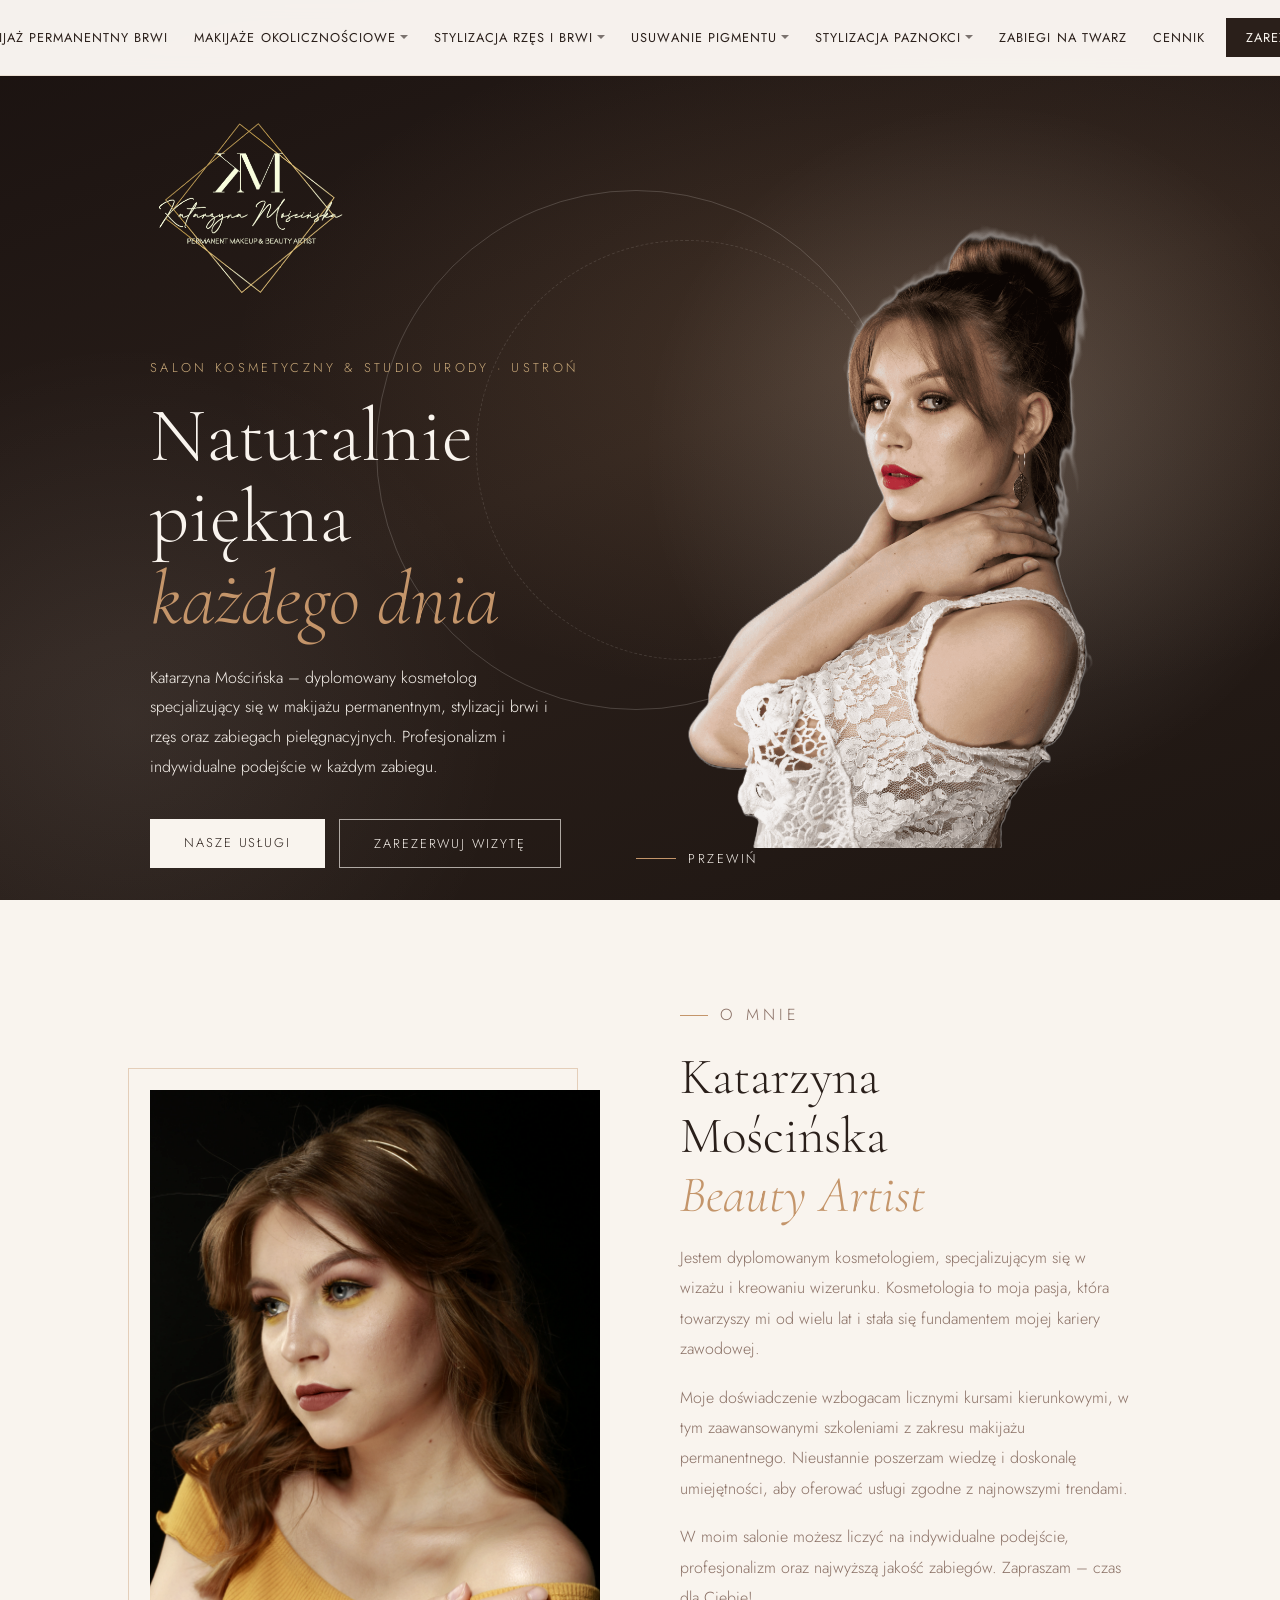
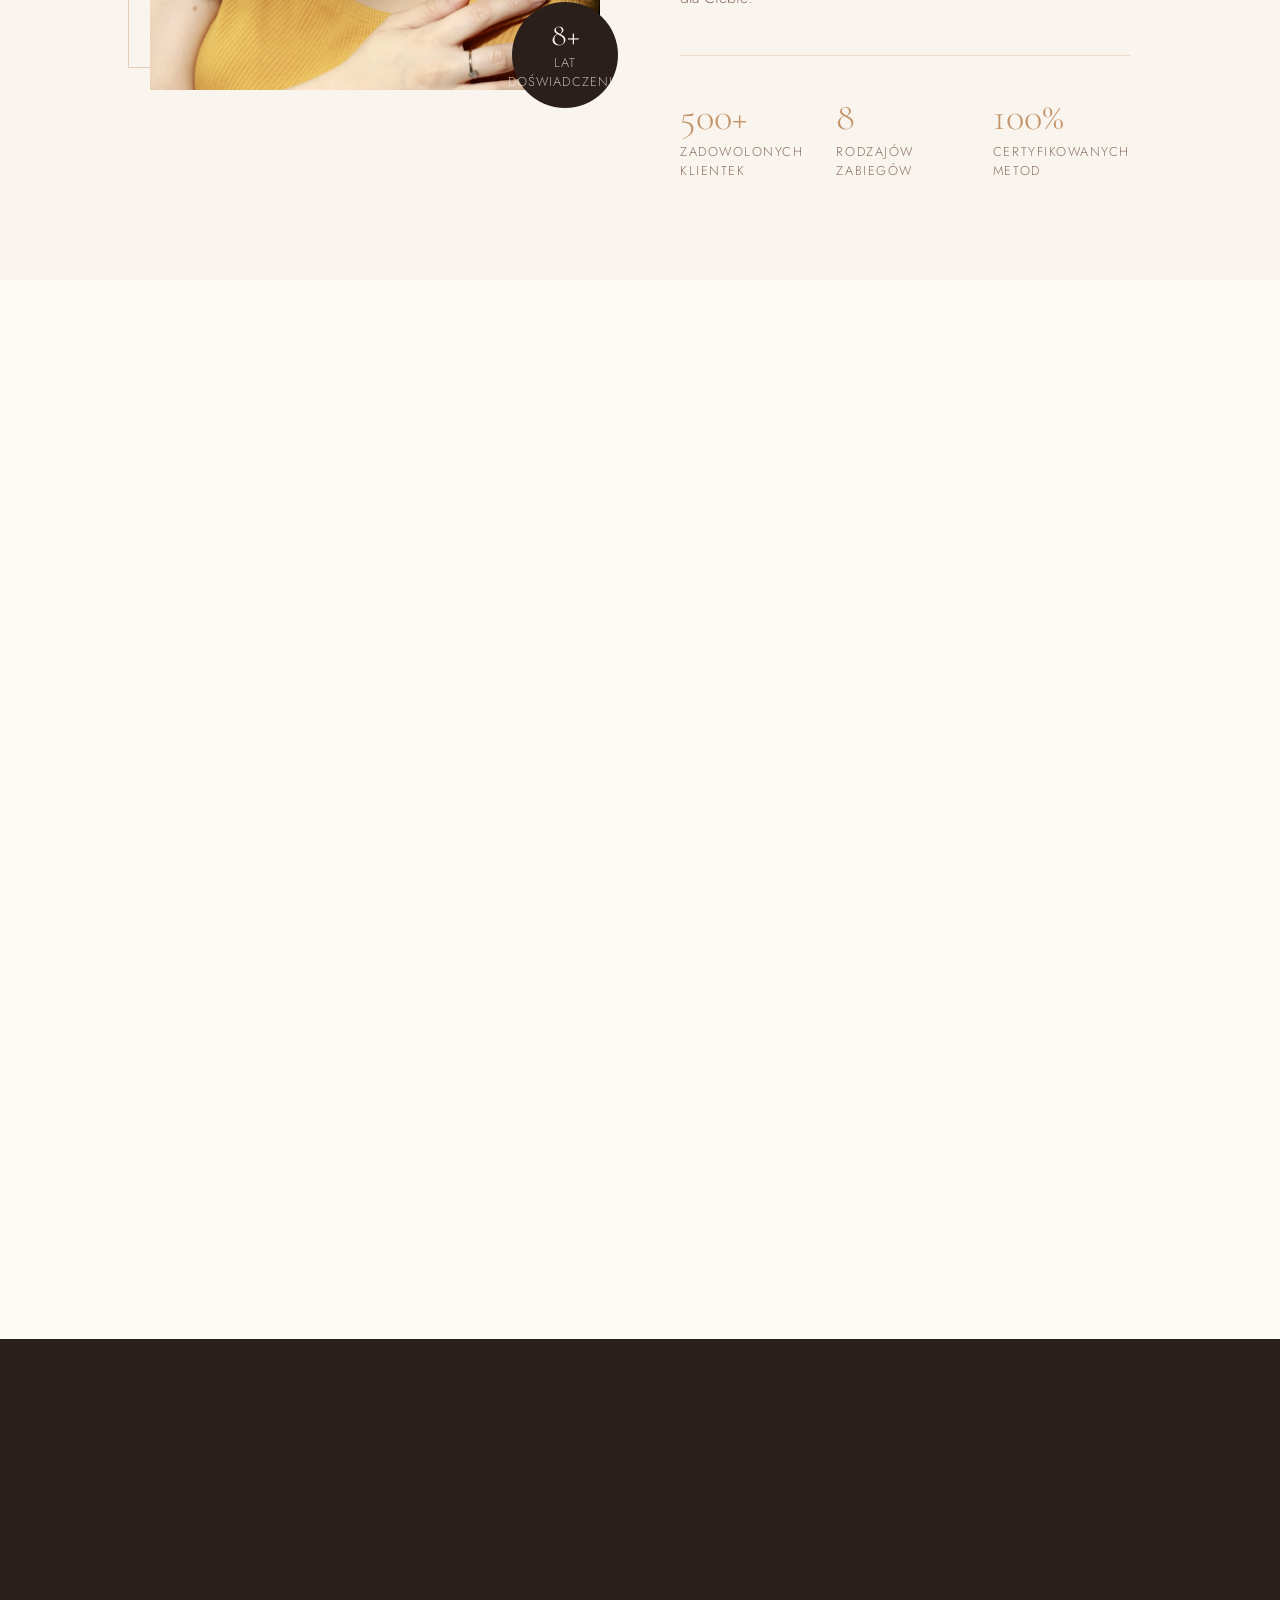
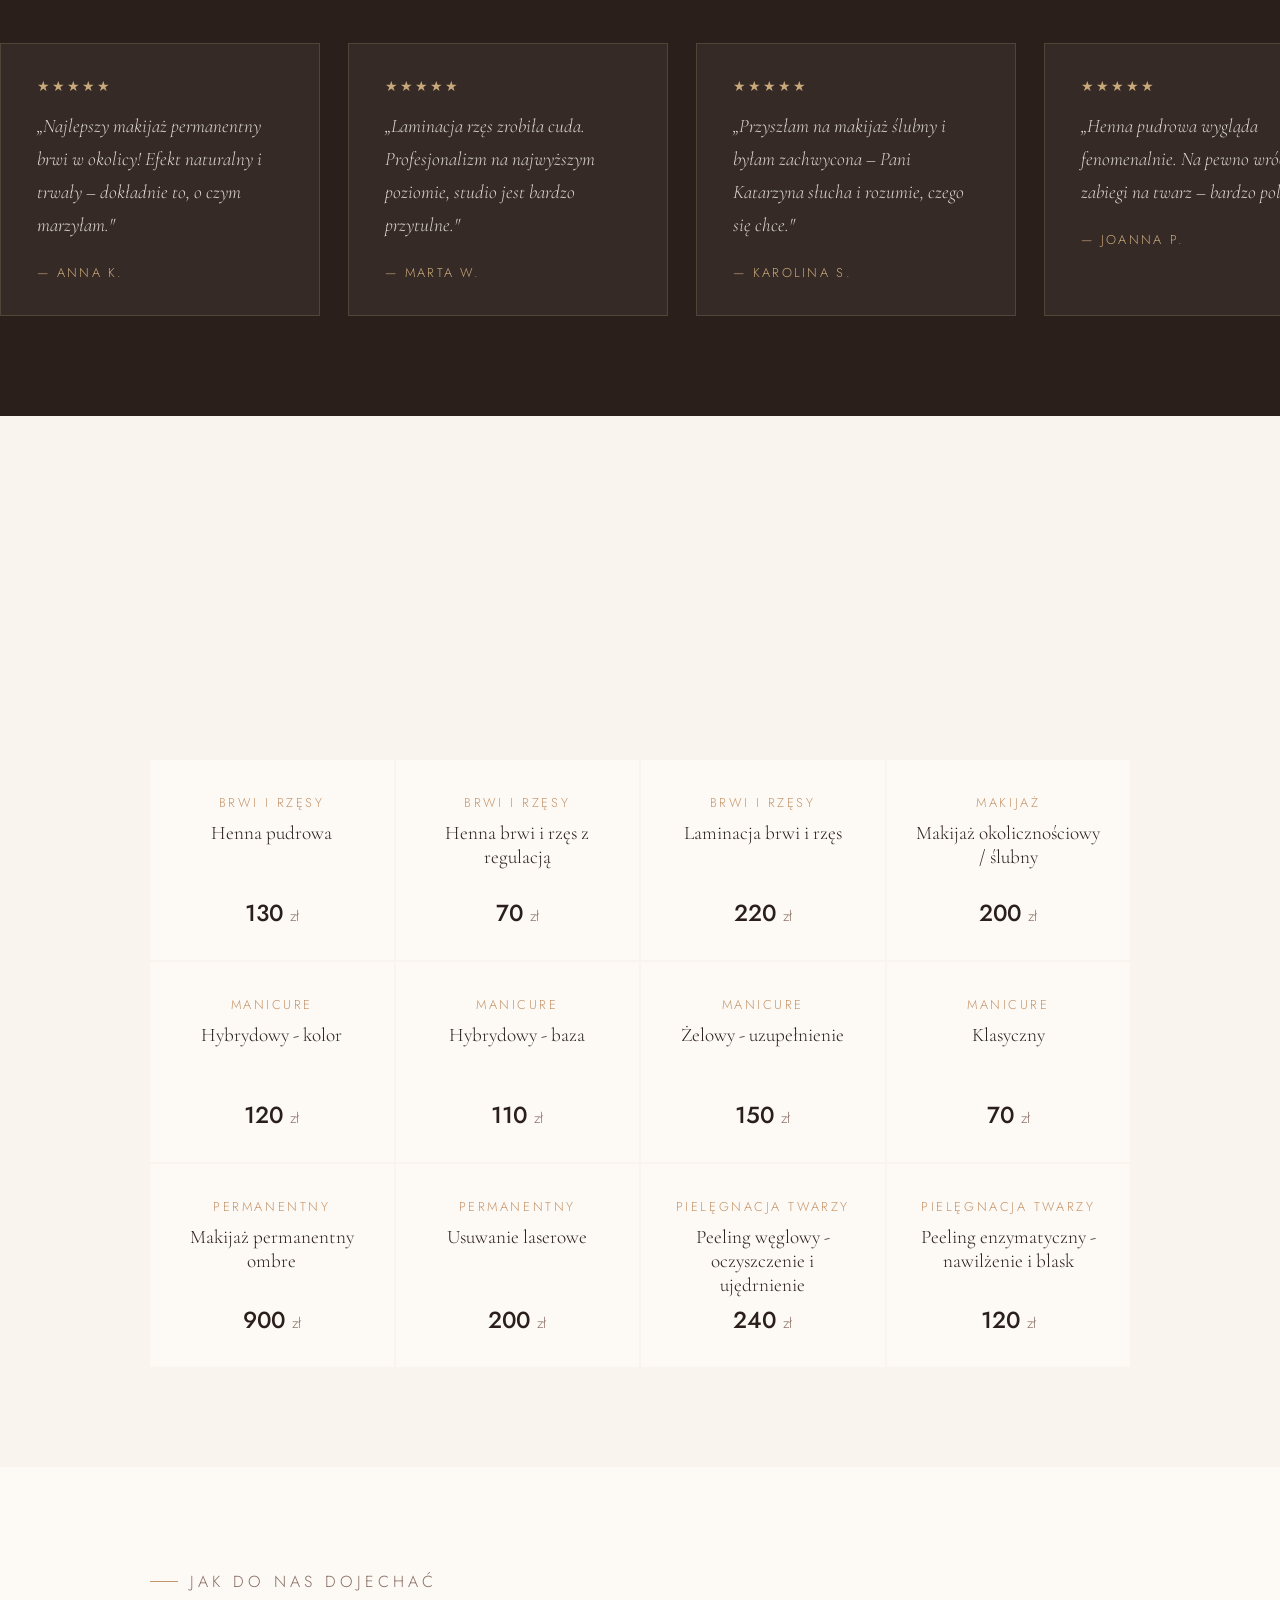
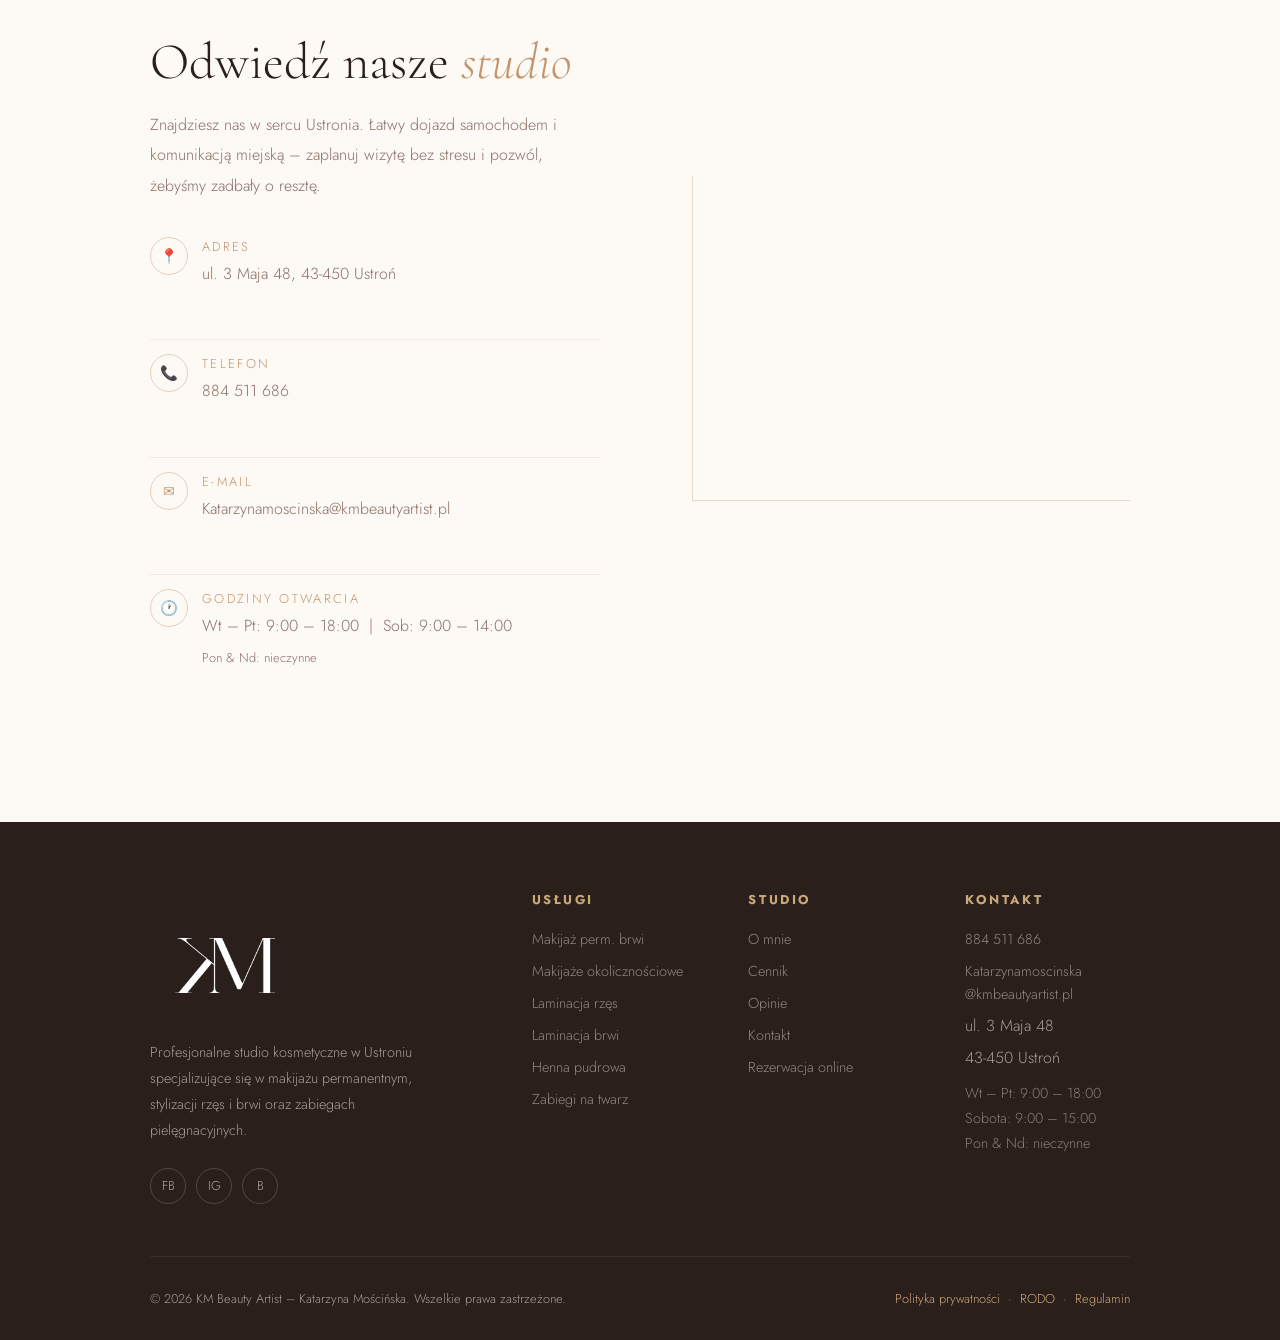
<file: index.html>
<!DOCTYPE html>
<html lang="pl">
<head>
  <meta charset="UTF-8" />
  <meta name="viewport" content="width=device-width, initial-scale=1.0" />
  <meta name="description" content="KM Beauty Artist – makijaż permanentny, stylizacja brwi i rzęs, henna, zabiegi na twarz. Ustroń, ul. 3 Maja 48." />
  <title>KM Beauty Artist – Katarzyna Mościńska</title>

  <!-- Favicon -->
  <link rel="icon" type="image/png" href="img/kmczarny.png" />
  <link rel="apple-touch-icon" href="img/kmczarny.png" />

  <!-- Fonty -->
  <link rel="preconnect" href="https://fonts.googleapis.com" />
  <link
    href="https://fonts.googleapis.com/css2?family=Cormorant+Garamond:ital,wght@0,300;0,400;0,600;1,300;1,400&family=Jost:wght@200;300;400;500&display=swap"
    rel="stylesheet"
  />

  <!-- Style -->
  <link rel="stylesheet" href="style.css" />
</head>

<body>

<!-- ============================================================
     NAWIGACJA
     ============================================================ -->
<nav>
  <div class="nav-inner">

    <!-- Logo -->
    <a href="index.html" class="nav-logo">
      <img src="img/kmczarnytransparent.png" alt="KM Beauty Artist" />
    </a>

    <!-- Desktop menu -->
    <ul class="nav-links">
      <li>
        <a href="makijaz-permanentny-brwi/makijaz-permanentny-brwi.html">Makijaż permanentny brwi</a>
      </li>
      <li>
        <a href="#">
          Makijaże okolicznościowe
          <span class="nav-caret"></span>
        </a>
        <ul class="dropdown">
          <li><a href="makijaz-slubny.html">Makijaż ślubny</a></li>
          <li><a href="makijaz-wieczorowy.html">Makijaż wieczorowy</a></li>
          <li><a href="makijaz-dzienny.html">Makijaż dzienny</a></li>
          <li><a href="makijaz-sesja.html">Makijaż do sesji<br> zdjęciowej</a></li>
        </ul>
      </li>

      <li>
        <a href="#">
          Stylizacja rzęs i brwi
          <span class="nav-caret"></span>
        </a>
        <ul class="dropdown">
          <li><a href="lifting-rzes.html">Lifting rzęs</a></li>
          <li><a href="laminacja-brwi.html">Laminacja brwi</a></li>
          <li><a href="koloryzacja-brwi.html">Koloryzacja brwi</a></li>
        </ul>
      </li>

      <li>
        <a href="#">
          Usuwanie pigmentu
          <span class="nav-caret"></span>
        </a>
        <ul class="dropdown">
          <li><a href="makijaz-permanentny.html">Makijaż permanentny</a></li>
          <li><a href="tatuaz.html">Tatuaż</a></li>
        </ul>
      </li>

      <li>
        <a href="#">
          Stylizacja paznokci
          <span class="nav-caret"></span>
        </a>
        <ul class="dropdown">
          <li><a href="manicure-hybrydowy.html">Hybrydowa</a></li>
          <li><a href="manicure-zelowy.html">Żelowa</a></li>
        </ul>
      </li>
      <li><a href="zabiegi-na-twarz.html">Zabiegi na twarz</a></li>
      <li><a href="#cennik">Cennik</a></li>

      <li>
        <a
          href="https://booksy.com/pl-pl/dl/show-business/277077"
          target="_blank" rel="noopener"
          class="nav-cta"
        >Zarezerwuj termin</a>
      </li>
    </ul>

    <!-- Hamburger (widoczny tylko mobile) -->
    <button
      id="hamburger"
      class="nav-hamburger"
      aria-label="Otwórz menu"
      aria-expanded="false"
      aria-controls="nav-mobile"
    >
      <span></span>
      <span></span>
      <span></span>
    </button>

  </div>
</nav>

<!-- Mobile drawer -->
<div id="nav-mobile" class="nav-mobile" role="dialog" aria-label="Menu nawigacyjne">
  <ul>
    <li>
      <a href="makijaz-permanentny-brwi.html">Makijaż permanentny brwi</a>
    </li>
    <li>
      <a href="#" class="mobile-parent">
        Makijaże okolicznościowe
        <span class="toggle-icon">&#8964;</span>
      </a>
      <ul class="mobile-sub">
        <li><a href="makijaz-slubny.html">Makijaż ślubny</a></li>
        <li><a href="makijaz-wieczorowy.html">Makijaż wieczorowy</a></li>
        <li><a href="makijaz-dzienny.html">Makijaż dzienny</a></li>
        <li><a href="makijaz-sesja.html">Makijaż do sesji zdjęciowej</a></li>
      </ul>
    </li>

    <!-- Stylizacja rzęs i brwi -->
    <li>
      <a href="#" class="mobile-parent">
        Stylizacja rzęs i brwi
        <span class="toggle-icon">&#8964;</span>
      </a>
      <ul class="mobile-sub">
        <li><a href="lifting-rzes.html">Lifting rzęs</a></li>
        <li><a href="laminacja-brwi.html">Laminacja brwi</a></li>
        <li><a href="koloryzacja-brwi.html">Koloryzacja brwi</a></li>
      </ul>
    </li>

    <!-- Usuwanie pigmentu -->
    <li>
      <a href="#" class="mobile-parent">
        Usuwanie pigmentu
        <span class="toggle-icon">&#8964;</span>
      </a>
      <ul class="mobile-sub">
        <li><a href="makijaz-permanentny.html">Makijaż permanentny</a></li>
        <li><a href="tatuas.html">Tatuaż</a></li>
      </ul>
    </li>

    <!-- Stylizacja paznokci -->
    <li>
      <a href="#" class="mobile-parent">
        Stylizacja paznokci
        <span class="toggle-icon">&#8964;</span>
      </a>
      <ul class="mobile-sub">
        <li><a href="manicure-hybrydowy.html">Hybrydowa</a></li>
        <li><a href="manicure-zelowy.html">Żelowa</a></li>
      </ul>
    </li>

    <li><a href="zabiegi-na-twarz.html">Zabiegi na twarz</a></li>
    <li><a href="#cennik">Cennik</a></li>

    <li>
      <a
        href="https://booksy.com/pl-pl/dl/show-business/277077"
        target="_blank" rel="noopener"
        class="mobile-cta"
      >Zarezerwuj termin</a>
    </li>
  </ul>
</div>


<!-- ============================================================
     HERO
     ============================================================ -->
<section id="hero">
  <div class="hero-bg"></div>
  <div class="hero-glow"></div>
  <div class="hero-ring hero-ring-1"></div>
  <div class="hero-ring hero-ring-2"></div>

  <div class="inner" style="position:relative; z-index:2; width:100%;">
    <div class="hero-layout">

      <!-- LEWA: tekst -->
      <div class="hero-content">

        <!-- Logo nad eyebrow -->
        <div class="hero-logo">
          <img src="/img/logo-biale-napisy.png" alt="KM Beauty Artist" />
        </div>

        <p class="hero-eyebrow">Salon Kosmetyczny &amp; Studio Urody · Ustroń</p>

        <h1 class="hero-title">
          Naturalnie piękna<br>
          <em>każdego dnia</em>
        </h1>

        <p class="hero-desc">
          Katarzyna Mościńska – dyplomowany kosmetolog specjalizujący się
          w makijażu permanentnym, stylizacji brwi i rzęs oraz zabiegach
          pielęgnacyjnych. Profesjonalizm i indywidualne podejście w każdym zabiegu.
        </p>

        <div class="hero-btns">
          <a href="#uslugi" class="btn-primary"><span>Nasze usługi</span></a>
          <a
            href="https://booksy.com/pl-pl/dl/show-business/277077"
            target="_blank" rel="noopener"
            class="btn-outline"
          >Zarezerwuj wizytę</a>
        </div>

      </div><!-- /hero-content -->

      <!-- PRAWA: zdjęcie z gradientem -->
      <div class="hero-photo-wrap">
        <img
          src="/img/welcome.png"
          alt="Katarzyna Mościńska – KM Beauty Artist"
          class="hero-photo"
        />
        <div class="hero-photo-fade"></div>
        <div class="hero-photo-fade-side"></div>
      </div>

    </div><!-- /hero-layout -->
  </div>

  <!-- Scroll hint -->
  <div class="inner hero-scroll">
    <span class="hero-scroll-line"></span>
    Przewiń
  </div>
</section>


<!-- ============================================================
     O MNIE
     ============================================================ -->
<section id="about">
  <div class="inner">
    <div class="about-grid">

      <div class="about-img-wrap reveal">
        <div class="about-img-frame"></div>
        <img
          src="/img/descriptionMe.JPG"
          alt="Katarzyna Mościńska – kosmetolog"
          class="about-img"
        />
        <div class="about-badge">
          <strong>8+</strong>
          <span>lat doświadczenia</span>
        </div>
      </div>

      <div class="about-text reveal">
        <p class="section-tag">O mnie</p>
        <h2 class="section-title">
          Katarzyna<br>Mościńska<br>
          <em>Beauty Artist</em>
        </h2>
        <p>
          Jestem dyplomowanym kosmetologiem, specjalizującym się w wizażu
          i kreowaniu wizerunku. Kosmetologia to moja pasja, która towarzyszy
          mi od wielu lat i stała się fundamentem mojej kariery zawodowej.
        </p>
        <p>
          Moje doświadczenie wzbogacam licznymi kursami kierunkowymi,
          w tym zaawansowanymi szkoleniami z zakresu makijażu permanentnego.
          Nieustannie poszerzam wiedzę i doskonalę umiejętności, aby oferować
          usługi zgodne z najnowszymi trendami.
        </p>
        <p>
          W moim salonie możesz liczyć na indywidualne podejście,
          profesjonalizm oraz najwyższą jakość zabiegów. Zapraszam – czas dla Ciebie!
        </p>

        <div class="about-stats">
          <div>
            <strong class="stat-num">500+</strong>
            <span class="stat-label">zadowolonych klientek</span>
          </div>
          <div>
            <strong class="stat-num">8</strong>
            <span class="stat-label">rodzajów zabiegów</span>
          </div>
          <div>
            <strong class="stat-num">100%</strong>
            <span class="stat-label">certyfikowanych metod</span>
          </div>
        </div>
      </div>

    </div>
  </div>
</section>


<!-- ============================================================
     USŁUGI – KAFELKI
     ============================================================ -->
<section id="uslugi">
  <div class="inner">

    <div class="services-header reveal">
      <p class="section-tag center">Usługi</p>
      <h2 class="section-title">Nasze <em>specjalizacje</em></h2>
      <p class="section-desc">
        Profesjonalne zabiegi wykonywane z precyzją i pasją.
        Kliknij, aby dowiedzieć się więcej.
      </p>
    </div>

    <div class="services-grid reveal">

      <a href="makijaz-permanentny-brwi.html" class="tile tile-1">
        <div class="tile-placeholder"></div>
        <div class="tile-overlay"></div>
        <div class="tile-content">
          <!-- <span class="tile-num">01</span> -->
          <span class="tile-name">Makijaż permanentny brwi</span>
          <span class="tile-arrow">Dowiedz się więcej →</span>
        </div>
      </a>

      <a href="makijaze-okolicznosciowe.html" class="tile tile-2">
        <div class="tile-placeholder"></div>
        <div class="tile-overlay"></div>
        <div class="tile-content">
          <!-- <span class="tile-num">02</span> -->
          <span class="tile-name">Makijaże okolicznościowe</span>
          <span class="tile-arrow">Dowiedz się więcej →</span>
        </div>
      </a>

      <a href="laminacja-rzes.html" class="tile tile-3">
        <div class="tile-placeholder"></div>
        <div class="tile-overlay"></div>
        <div class="tile-content">
          <!-- <span class="tile-num">03</span> -->
          <span class="tile-name">Laminacja rzęs</span>
          <span class="tile-arrow">Dowiedz się więcej →</span>
        </div>
      </a>

      <a href="laminacja-brwi.html" class="tile tile-4">
        <div class="tile-placeholder"></div>
        <div class="tile-overlay"></div>
        <div class="tile-content">
          <!-- <span class="tile-num">04</span> -->
          <span class="tile-name">Laminacja brwi</span>
          <span class="tile-arrow">Dowiedz się więcej →</span>
        </div>
      </a>

      <a href="henna.html" class="tile tile-5">
        <div class="tile-placeholder"></div>
        <div class="tile-overlay"></div>
        <div class="tile-content">
          <!-- <span class="tile-num">05</span> -->
          <span class="tile-name">Henna pudrowa</span>
          <span class="tile-arrow">Dowiedz się więcej →</span>
        </div>
      </a>

      <a href="makijaz-permanentny.html" class="tile tile-6">
        <div class="tile-placeholder"></div>
        <div class="tile-overlay"></div>
        <div class="tile-content">
          <!-- <span class="tile-num">06</span> -->
          <span class="tile-name">Makijaż permanentny</span>
          <span class="tile-arrow">Dowiedz się więcej →</span>
        </div>
      </a>

      <a href="tatuas.html" class="tile tile-7">
        <div class="tile-placeholder"></div>
        <div class="tile-overlay"></div>
        <div class="tile-content">
          <!-- <span class="tile-num">07</span> -->
          <span class="tile-name">Tatuaż</span>
          <span class="tile-arrow">Dowiedz się więcej →</span>
        </div>
      </a>

      <a href="zabiegi-na-twarz.html" class="tile tile-8">
        <div class="tile-placeholder"></div>
        <div class="tile-overlay"></div>
        <div class="tile-content">
          <!-- <span class="tile-num">08</span> -->
          <span class="tile-name">Zabiegi na twarz</span>
          <span class="tile-arrow">Dowiedz się więcej →</span>
        </div>
      </a>

    </div>
  </div>
</section>


<!-- ============================================================
     OPINIE
     ============================================================ -->
<section id="opinie">
  <div class="inner section-header reveal">
    <p class="section-tag">Opinie klientek</p>
    <h2 class="section-title">Co mówią o nas<br><em>nasze klientki</em></h2>
  </div>

  <div style="overflow:hidden; margin-top:54px;">
    <div class="reviews-track">
      <div class="review-card">
        <div class="review-stars">★★★★★</div>
        <p class="review-text">„Najlepszy makijaż permanentny brwi w okolicy! Efekt naturalny i trwały – dokładnie to, o czym marzyłam."</p>
        <span class="review-author">— Anna K.</span>
      </div>
      <div class="review-card">
        <div class="review-stars">★★★★★</div>
        <p class="review-text">„Laminacja rzęs zrobiła cuda. Profesjonalizm na najwyższym poziomie, studio jest bardzo przytulne."</p>
        <span class="review-author">— Marta W.</span>
      </div>
      <div class="review-card">
        <div class="review-stars">★★★★★</div>
        <p class="review-text">„Przyszłam na makijaż ślubny i byłam zachwycona – Pani Katarzyna słucha i rozumie, czego się chce."</p>
        <span class="review-author">— Karolina S.</span>
      </div>
      <div class="review-card">
        <div class="review-stars">★★★★★</div>
        <p class="review-text">„Henna pudrowa wygląda fenomenalnie. Na pewno wrócę na zabiegi na twarz – bardzo polecam!"</p>
        <span class="review-author">— Joanna P.</span>
      </div>
      <div class="review-card">
        <div class="review-stars">★★★★★</div>
        <p class="review-text">„Makijaż permanentny – efekt powyżej oczekiwań. Dyskretnie, profesjonalnie, z ogromną dbałością o detal."</p>
        <span class="review-author">— Natalia R.</span>
      </div>
      <!-- duplikat dla pętli -->
      <div class="review-card">
        <div class="review-stars">★★★★★</div>
        <p class="review-text">„Najlepszy makijaż permanentny brwi w okolicy! Efekt naturalny i trwały – dokładnie to, o czym marzyłam."</p>
        <span class="review-author">— Anna K.</span>
      </div>
      <div class="review-card">
        <div class="review-stars">★★★★★</div>
        <p class="review-text">„Laminacja rzęs zrobiła cuda. Profesjonalizm na najwyższym poziomie, studio jest bardzo przytulne."</p>
        <span class="review-author">— Marta W.</span>
      </div>
      <div class="review-card">
        <div class="review-stars">★★★★★</div>
        <p class="review-text">„Przyszłam na makijaż ślubny i byłam zachwycona – Pani Katarzyna słucha i rozumie, czego się chce."</p>
        <span class="review-author">— Karolina S.</span>
      </div>
      <div class="review-card">
        <div class="review-stars">★★★★★</div>
        <p class="review-text">„Henna pudrowa wygląda fenomenalnie. Na pewno wrócę na zabiegi na twarz – bardzo polecam!"</p>
        <span class="review-author">— Joanna P.</span>
      </div>
      <div class="review-card">
        <div class="review-stars">★★★★★</div>
        <p class="review-text">„Makijaż permanentny – efekt powyżej oczekiwań. Dyskretnie, profesjonalnie, z ogromną dbałością o detal."</p>
        <span class="review-author">— Natalia R.</span>
      </div>
    </div>
  </div>
</section>


<!-- ============================================================
     CENNIK
     ============================================================ -->
<section id="cennik">
  <div class="inner">

    <div class="cennik-header reveal">
      <p class="section-tag center">Cennik</p>
      <h2 class="section-title">Przejrzyste <em>ceny</em></h2>
      <p>Wszystkie ceny są orientacyjne i zależą od indywidualnych potrzeb.</p>
    </div>

    <div class="cennik-grid reveal">

      <!-- BRWI I RZĘSY -->
      <div class="cennik-item">
        <span class="cennik-cat">Brwi i rzęsy</span>
        <span class="cennik-service">Henna pudrowa</span>
        <p class="cennik-price">130 <span>zł</span></p>
      </div>

      <div class="cennik-item">
        <span class="cennik-cat">Brwi i rzęsy</span>
        <span class="cennik-service">Henna brwi i rzęs z regulacją</span>
        <p class="cennik-price">70 <span>zł</span></p>
      </div>

      <div class="cennik-item">
        <span class="cennik-cat">Brwi i rzęsy</span>
        <span class="cennik-service">Laminacja brwi i rzęs</span>
        <p class="cennik-price">220 <span>zł</span></p>
      </div>

      <!-- MAKIJAŻ -->
      <div class="cennik-item">
        <span class="cennik-cat">Makijaż</span>
        <span class="cennik-service">Makijaż okolicznościowy / ślubny</span>
        <p class="cennik-price">200 <span>zł</span></p>
      </div>

      <!-- MANICURE -->
      <div class="cennik-item">
        <span class="cennik-cat">Manicure</span>
        <span class="cennik-service">Hybrydowy - kolor</span>
        <p class="cennik-price">120 <span>zł</span></p>
      </div>

      <div class="cennik-item">
        <span class="cennik-cat">Manicure</span>
        <span class="cennik-service">Hybrydowy - baza</span>
        <p class="cennik-price">110 <span>zł</span></p>
      </div>

      <div class="cennik-item">
        <span class="cennik-cat">Manicure</span>
        <span class="cennik-service">Żelowy - uzupełnienie</span>
        <p class="cennik-price">150 <span>zł</span></p>
      </div>

      <div class="cennik-item">
        <span class="cennik-cat">Manicure</span>
        <span class="cennik-service">Klasyczny</span>
        <p class="cennik-price">70 <span>zł</span></p>
      </div>

      <!-- MAKIJAŻ PERMANENTNY -->
      <div class="cennik-item">
        <span class="cennik-cat">Permanentny</span>
        <span class="cennik-service">Makijaż permanentny ombre</span>
        <p class="cennik-price">900 <span>zł</span></p>
      </div>

      <div class="cennik-item">
        <span class="cennik-cat">Permanentny</span>
        <span class="cennik-service">Usuwanie laserowe</span>
        <p class="cennik-price">200 <span>zł</span></p>
      </div>

      <!-- PIELĘGNACJA TWARZY -->
      <div class="cennik-item">
        <span class="cennik-cat">Pielęgnacja twarzy</span>
        <span class="cennik-service">Peeling węglowy - oczyszczenie i ujędrnienie</span>
        <p class="cennik-price">240 <span>zł</span></p>
      </div>

      <div class="cennik-item">
        <span class="cennik-cat">Pielęgnacja twarzy</span>
        <span class="cennik-service">Peeling enzymatyczny - nawilżenie i blask</span>
        <p class="cennik-price">120 <span>zł</span></p>
      </div>

    </div>
  </div>
</section>


<!-- ============================================================
     DOJAZD / MAPA
     ============================================================ -->
<section id="dojazd">
  <div class="inner">
    <div class="dojazd-grid">

      <div class="dojazd-info reveal">
        <p class="section-tag">Jak do nas dojechać</p>
        <h2 class="section-title">Odwiedź nasze <em>studio</em></h2>
        <p>
          Znajdziesz nas w sercu Ustronia. Łatwy dojazd samochodem
          i komunikacją miejską – zaplanuj wizytę bez stresu i pozwól,
          żebyśmy zadbały o resztę.
        </p>

        <ul class="contact-list">
          <li class="contact-item">
            <div class="contact-icon">📍</div>
            <div>
              <span class="contact-label">Adres</span>
              <p class="contact-value">ul. 3 Maja 48, 43-450 Ustroń</p>
            </div>
          </li>
          <li class="contact-item">
            <div class="contact-icon">📞</div>
            <div>
              <span class="contact-label">Telefon</span>
              <p class="contact-value">
                <a href="tel:+48884511686">884 511 686</a>
              </p>
            </div>
          </li>
          <li class="contact-item">
            <div class="contact-icon">✉</div>
            <div>
              <span class="contact-label">E-mail</span>
              <p class="contact-value">
                <a href="mailto:Katarzynamoscinska@kmbeautyartist.pl">
                  Katarzynamoscinska@kmbeautyartist.pl
                </a>
              </p>
            </div>
          </li>
          <li class="contact-item">
            <div class="contact-icon">🕐</div>
            <div>
              <span class="contact-label">Godziny otwarcia</span>
              <p class="contact-value">
                Wt – Pt: 9:00 – 18:00 &nbsp;|&nbsp; Sob: 9:00 – 14:00<br>
                <small style="color:var(--muted);font-size:0.8em;">Pon &amp; Nd: nieczynne</small>
              </p>
            </div>
          </li>
        </ul>
      </div>

      <div class="map-wrap reveal">
        <div class="map-frame"></div>
        <iframe
          src="https://www.google.com/maps/embed?pb=!1m18!1m12!1m3!1d2563.0!2d18.8255!3d49.7194!2m3!1f0!2f0!3f0!3m2!1i1024!2i768!4f13.1!3m3!1m2!1s0x4716c7ea4e4d1f67%3A0x6a5b5a5b5a5b5a5b!2sul.%203%20Maja%2048%2C%2043-450%20Ustr%C3%B3%C5%84!5e0!3m2!1spl!2spl!4v1234567890"
          allowfullscreen=""
          loading="lazy"
          referrerpolicy="no-referrer-when-downgrade"
          title="Mapa dojazdu – KM Beauty Artist, Ustroń"
        ></iframe>
      </div>

    </div>
  </div>
</section>


<!-- ============================================================
     STOPKA
     ============================================================ -->
<footer>
  <div class="inner">

    <div class="footer-grid">

      <div class="footer-brand">
        <div class="footer-logo">
          <!-- Favicon (KM monogram) jako logo stopki -->
          <img src="/img/kmbialytransaprent.png" alt="KM Beauty Artist" />
        </div>
        <p>
          Profesjonalne studio kosmetyczne w Ustroniu specjalizujące się
          w makijażu permanentnym, stylizacji rzęs i brwi oraz zabiegach
          pielęgnacyjnych.
        </p>
        <div class="footer-socials">
          <a
            href="https://www.facebook.com/katarzynamoscinskacosmetology"
            target="_blank" rel="noopener"
            class="social-btn" title="Facebook"
          >FB</a>
          <a
            href="https://www.instagram.com/katarzynamoscinska_beauty"
            target="_blank" rel="noopener"
            class="social-btn" title="Instagram"
          >IG</a>
          <a
            href="https://booksy.com/pl-pl/dl/show-business/277077"
            target="_blank" rel="noopener"
            class="social-btn" title="Booksy"
          >B</a>
        </div>
      </div>

      <div class="footer-col">
        <h4>Usługi</h4>
        <ul>
          <li><a href="makijaz-permanentny-brwi.html">Makijaż perm. brwi</a></li>
          <li><a href="makijaze-okolicznosciowe.html">Makijaże okolicznościowe</a></li>
          <li><a href="laminacja-rzes.html">Laminacja rzęs</a></li>
          <li><a href="laminacja-brwi.html">Laminacja brwi</a></li>
          <li><a href="henna.html">Henna pudrowa</a></li>
          <li><a href="zabiegi-na-twarz.html">Zabiegi na twarz</a></li>
        </ul>
      </div>

      <div class="footer-col">
        <h4>Studio</h4>
        <ul>
          <li><a href="#about">O mnie</a></li>
          <li><a href="#cennik">Cennik</a></li>
          <li><a href="#opinie">Opinie</a></li>
          <li><a href="#dojazd">Kontakt</a></li>
          <li>
            <a href="https://booksy.com/pl-pl/dl/show-business/277077"
               target="_blank" rel="noopener">Rezerwacja online</a>
          </li>
        </ul>
      </div>

      <div class="footer-col">
        <h4>Kontakt</h4>
        <ul>
          <li><a href="tel:+48884511686">884 511 686</a></li>
          <li>
            <a href="mailto:Katarzynamoscinska@kmbeautyartist.pl">
              Katarzynamoscinska<br>@kmbeautyartist.pl
            </a>
          </li>
          <li>ul. 3 Maja 48</li>
          <li>43-450 Ustroń</li>
        </ul>
        <p class="footer-hours">
          Wt – Pt: 9:00 – 18:00<br>
          Sobota: 9:00 – 15:00<br>
          Pon &amp; Nd: nieczynne
        </p>
      </div>

    </div>

    <div class="footer-bottom">
      <p>© 2026 KM Beauty Artist – Katarzyna Mościńska. Wszelkie prawa zastrzeżone.</p>
      <p>
        <a href="#">Polityka prywatności</a>
        &nbsp;·&nbsp;
        <a href="#">RODO</a>
        &nbsp;·&nbsp;
        <a href="#">Regulamin</a>
      </p>
    </div>

  </div>
</footer>


<!-- Skrypty -->
<script src="main.js"></script>

</body>
</html>
</file>
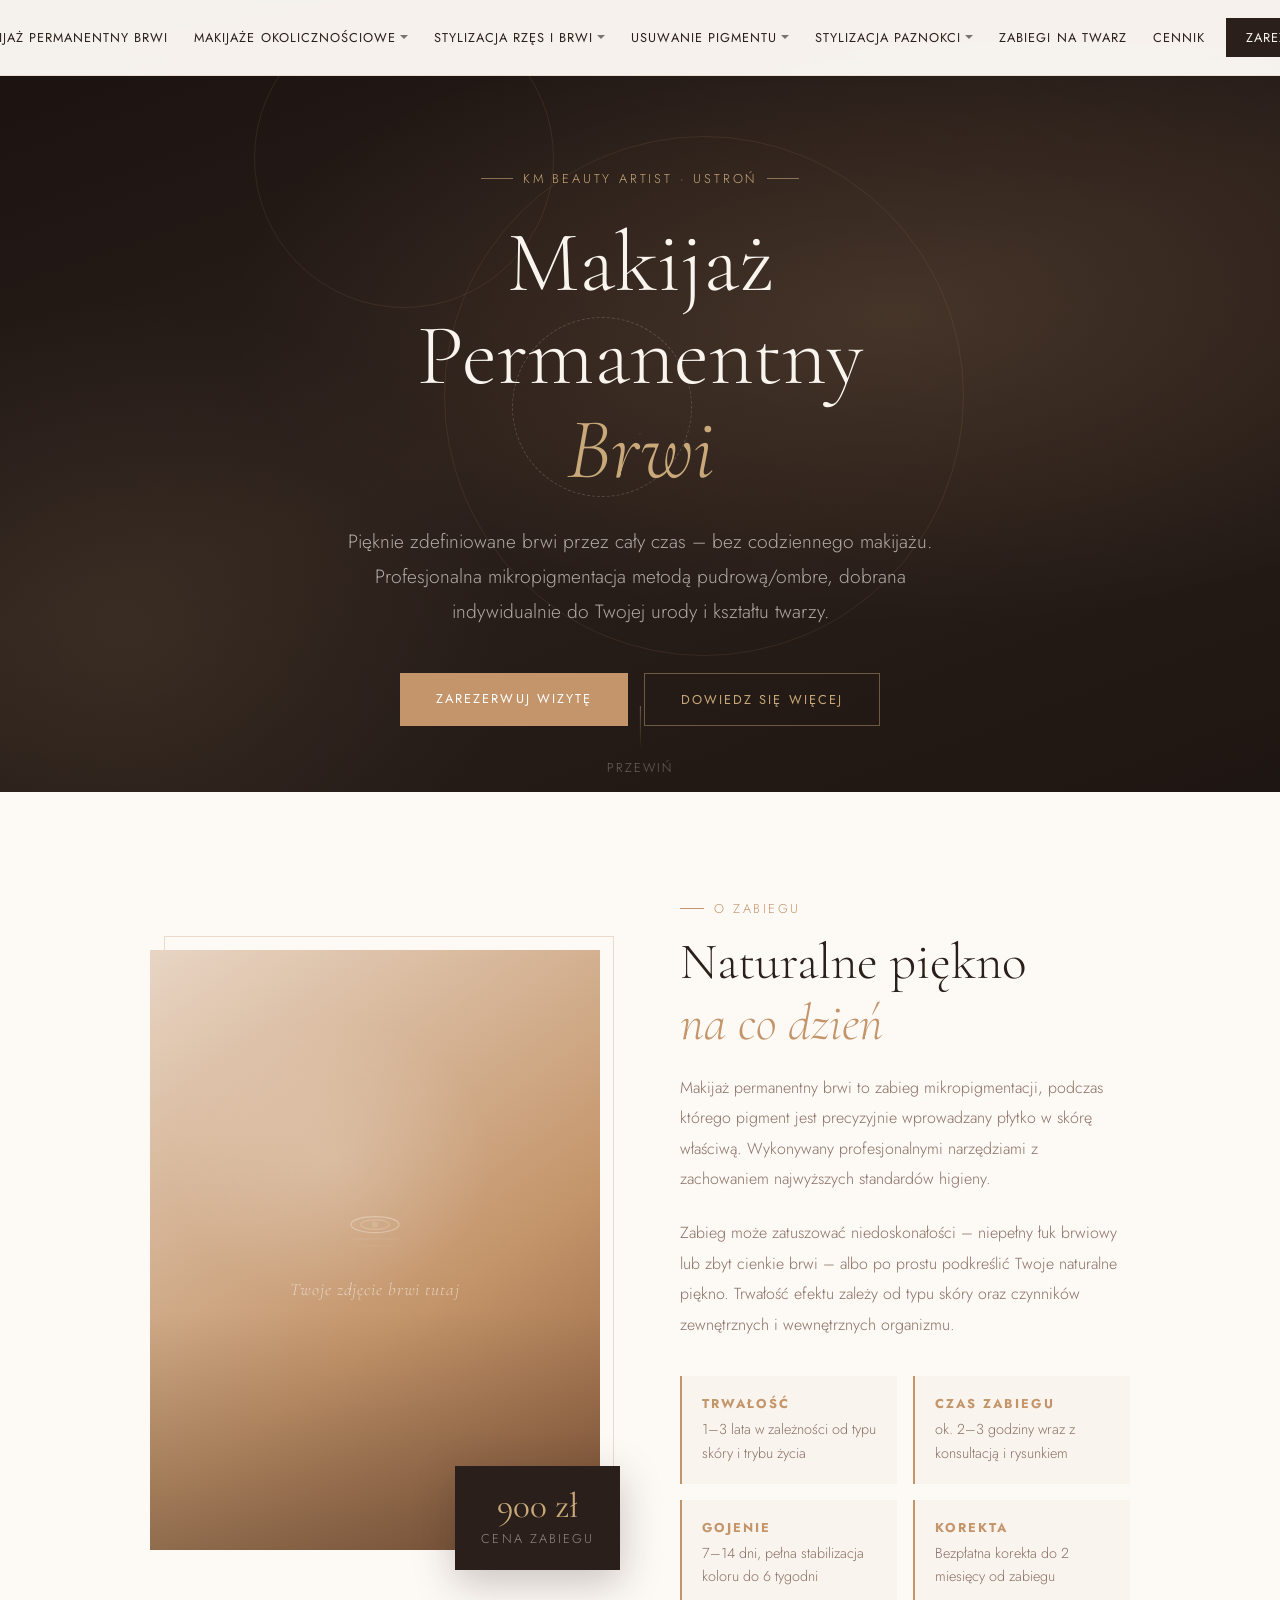
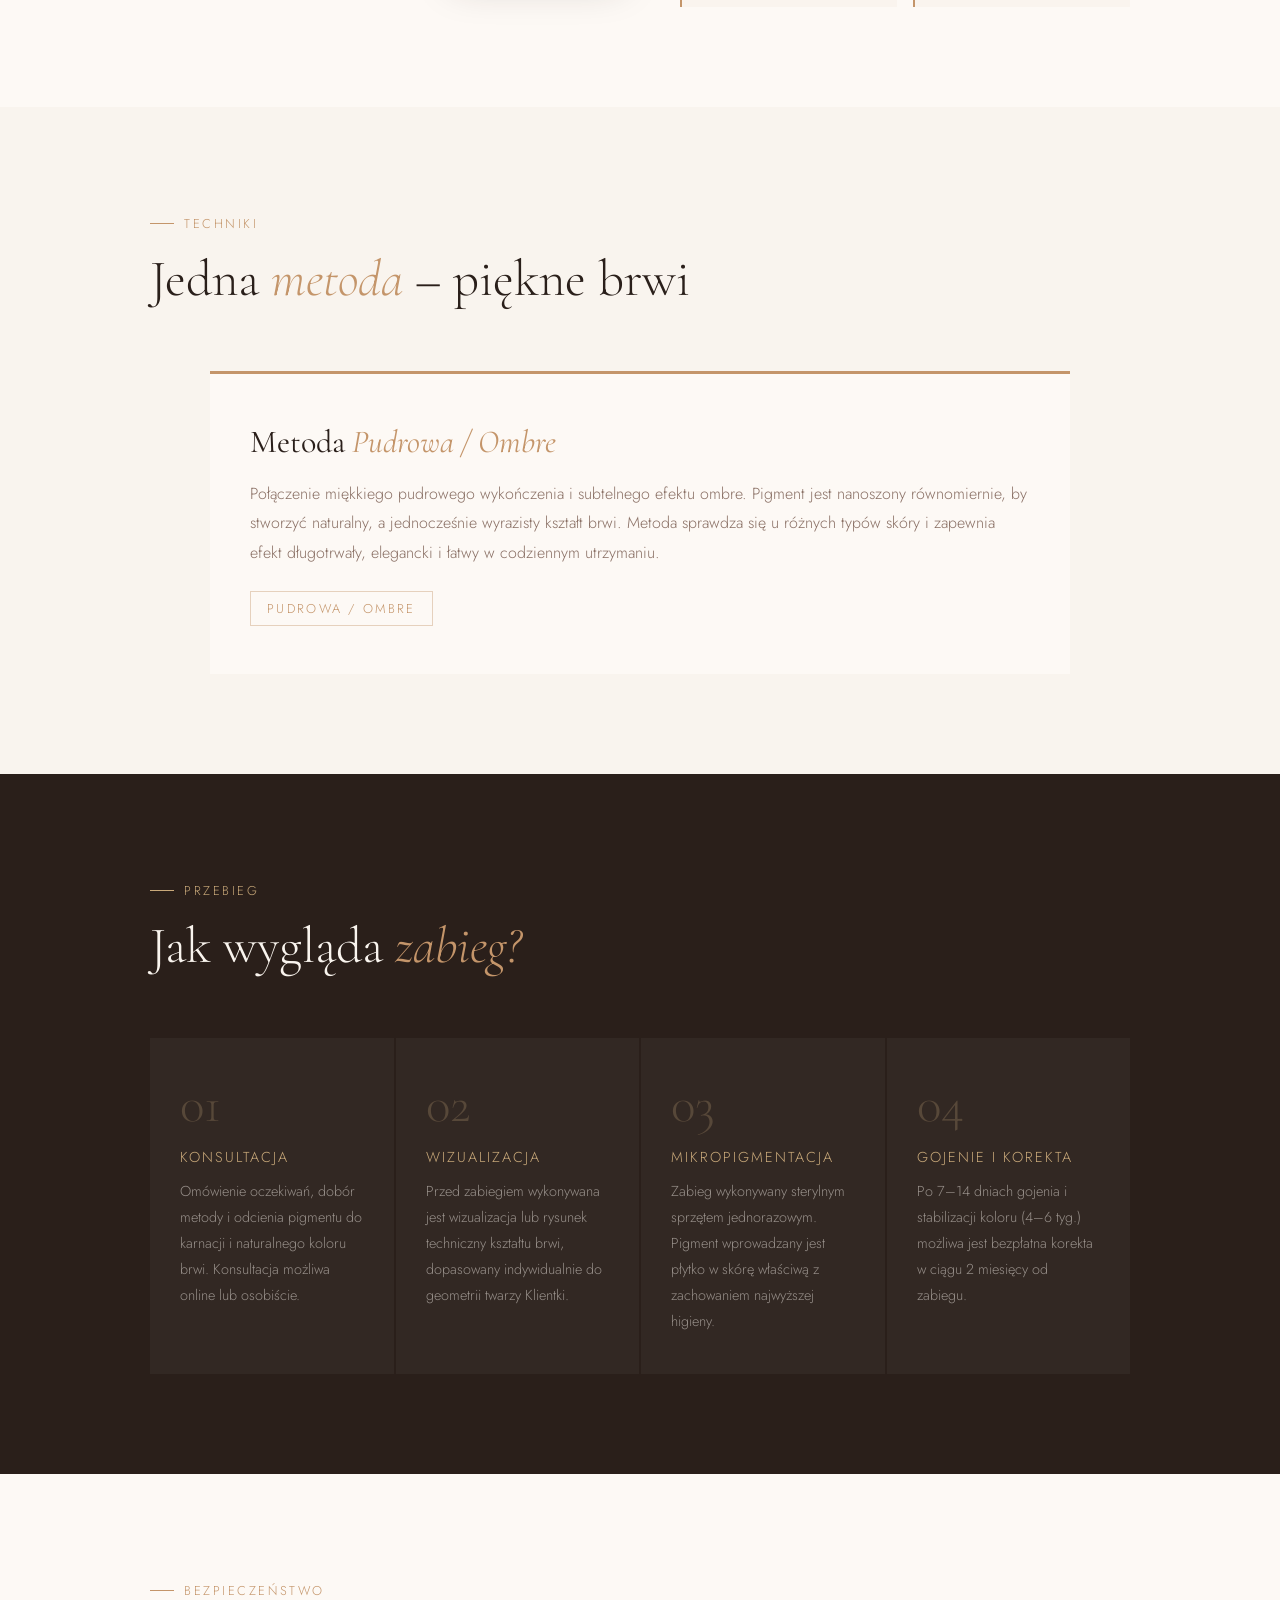
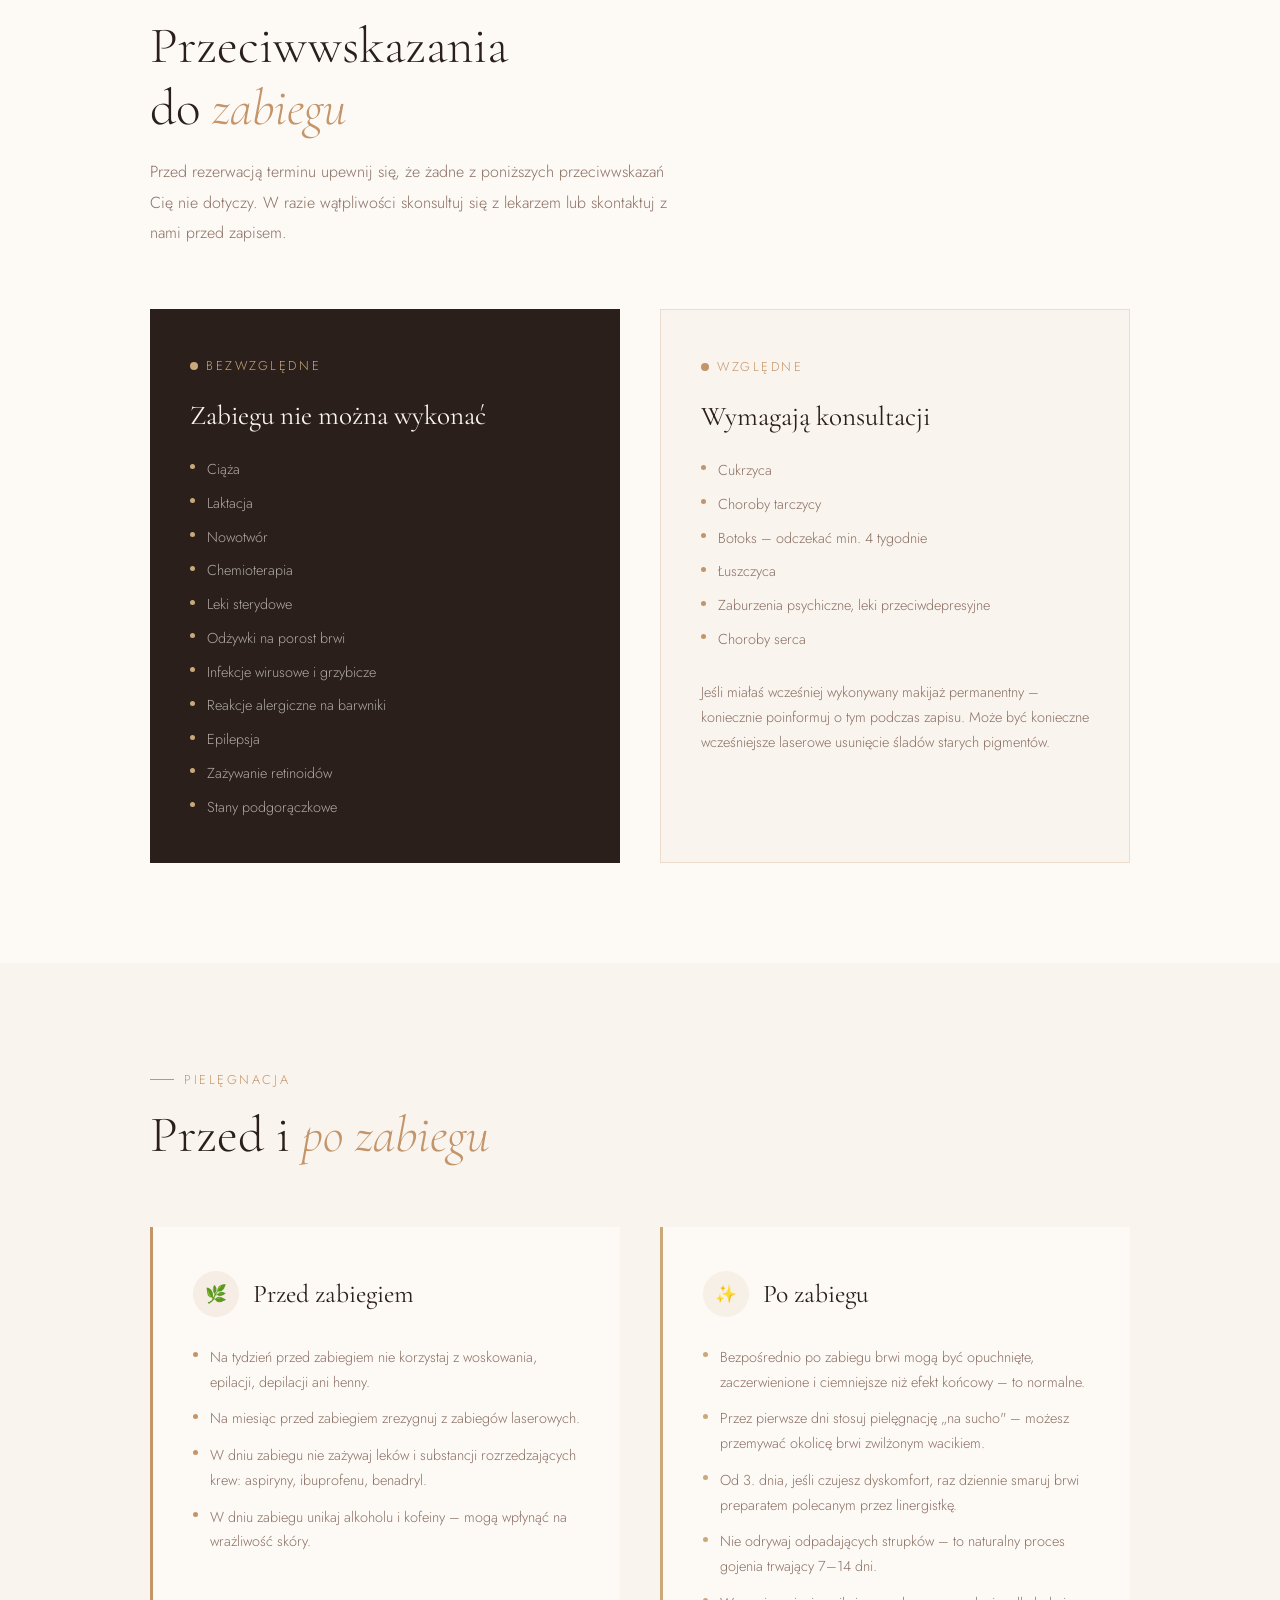
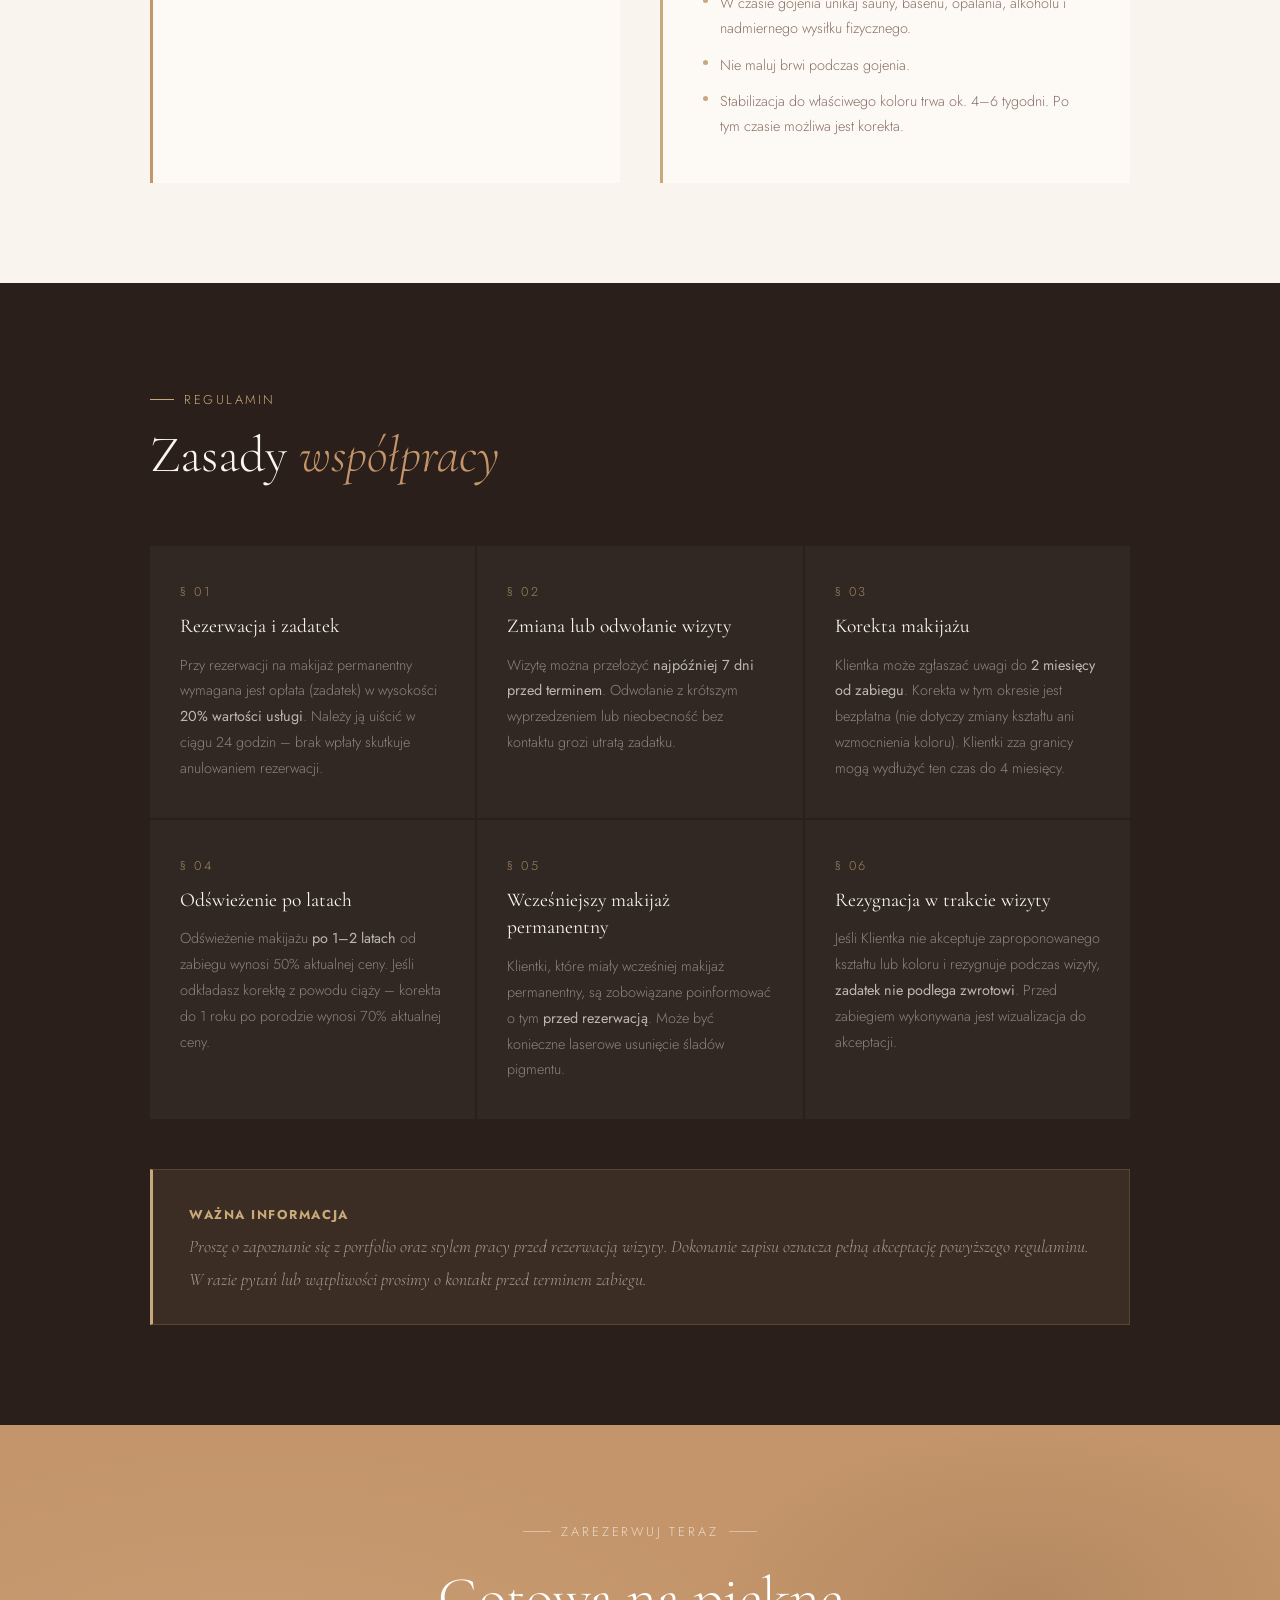
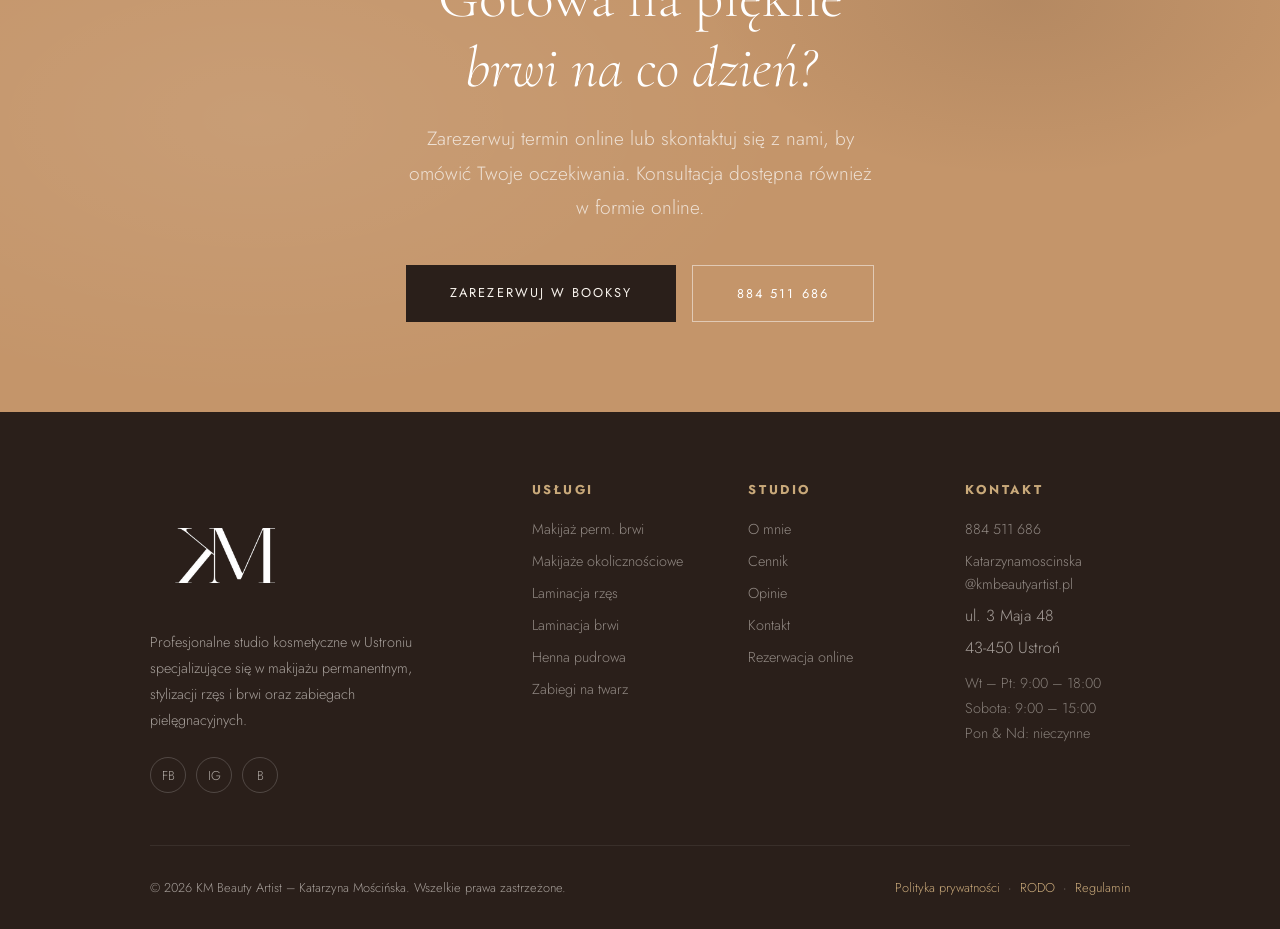
<file: makijaz-permanentny-brwi/makijaz-permanentny-brwi.html>
<!DOCTYPE html>
<html lang="pl">
<head>
  <meta charset="UTF-8" />
  <meta name="viewport" content="width=device-width, initial-scale=1.0" />
  <meta name="description" content="Makijaż permanentny brwi – zabieg polega na wprowadzeniu pigmentu płytko w skórę właściwą. Metoda pudrowa/ombre. KM Beauty Artist, Ustroń ul. 3 Maja 48." />
  <meta name="keywords" content="makijaż permanentny brwi, pudrowa/ombre brwi, mikropigmentacja, KM Beauty Artist, Ustroń, kosmetyczka" />
  <meta name="robots" content="index, follow" />
  <title>Makijaż Permanentny Brwi – KM Beauty Artist | Ustroń</title>

  <!-- Canonical -->
  <link rel="canonical" href="https://kmbeautyartist.pl/makijaz-permanentny-brwi.html" />

  <!-- Favicon -->
  <link rel="icon" type="image/png" href="/img/kmczarny.png" />
  <link rel="apple-touch-icon" href="/img/kmczarny.png" />

  <!-- Fonty -->
  <link rel="preconnect" href="https://fonts.googleapis.com" />
  <link
    href="https://fonts.googleapis.com/css2?family=Cormorant+Garamond:ital,wght@0,300;0,400;0,600;1,300;1,400&family=Jost:wght@200;300;400;500&display=swap"
    rel="stylesheet"
  />

  <!-- Bazowe style strony -->
  <link rel="stylesheet" href="/style.css" />

  <style>
    /* ============================================================
       PODSTRONA: Makijaż Permanentny Brwi — dodatkowe style
       ============================================================ */

    /* ── HERO PODSTRONY ──────────────────────────────────────── */
    .sub-hero {
      position: relative;
      min-height: 88vh;
      display: flex;
      align-items: center;
      justify-content: center;
      padding-top: var(--nav-h);
      overflow: hidden;
      background: var(--deep);
    }

    .sub-hero-bg {
      position: absolute;
      inset: 0;
      background:
        radial-gradient(ellipse 80% 60% at 70% 40%, rgba(196,149,106,.18) 0%, transparent 65%),
        radial-gradient(ellipse 50% 70% at 10% 80%, rgba(201,169,122,.10) 0%, transparent 60%),
        linear-gradient(160deg, #1a1210 0%, #2a1f1a 50%, #1e1612 100%);
    }

    /* Dekoracyjne pierścienie */
    .sub-hero-ring {
      position: absolute;
      border-radius: 50%;
      border: 1px solid rgba(196,149,106,.12);
      pointer-events: none;
    }
    .sub-hero-ring-1 {
      width: 520px; height: 520px;
      top: 50%; left: 55%;
      transform: translate(-50%,-50%);
      animation: rotateSlow 40s linear infinite;
    }
    .sub-hero-ring-2 {
      position: absolute;
      border-radius: 50%;
      border: 1px solid rgba(196,149,106,.12);
      pointer-events: none;
    }

    .sub-hero-ring-3 {
      width: 300px; height: 300px;
      top: 20%; right: 45%;
      transform: translate(-50%,-50%);
      animation: rotateSlow 40s linear infinite;
    }
    .sub-hero-ring-4 {
      width: 180px; height: 180px;
      top: 40%; left: 40%;
      border-style: dashed;
      border-color: rgba(249,244,238,.18);
      animation: rotateSlow 32s linear;
    }

    /* Linia dekoracyjna pionowa */
    .sub-hero-line {
      position: absolute;
      left: 50%; top: 0; bottom: 0;
      width: 1px;
      background: linear-gradient(to bottom, transparent 0%, rgba(196,149,106,.2) 30%, rgba(196,149,106,.2) 70%, transparent 100%);
      display: none;
    }

    .sub-hero-inner {
      position: relative;
      z-index: 2;
      text-align: center;
      max-width: 820px;
      margin-inline: auto;
      padding-inline: var(--pad-x);
      padding-block: 80px 60px;
    }

    .sub-hero-tag {
      display: inline-flex;
      align-items: center;
      gap: 10px;
      font-size: var(--fs-tiny);
      letter-spacing: .22em;
      text-transform: uppercase;
      color: var(--gold);
      margin-bottom: 28px;
      animation: fadeUp .7s ease both;
    }
    .sub-hero-tag::before,
    .sub-hero-tag::after {
      content: '';
      display: block;
      width: 32px;
      height: 1px;
      background: var(--gold);
      opacity: .6;
    }

    .sub-hero-title {
      font-family: 'Cormorant Garamond', serif;
      font-size: clamp(2.6rem, 7vw, 5.4rem);
      font-weight: 300;
      line-height: 1.08;
      color: var(--cream);
      margin-bottom: 28px;
      animation: fadeUp .8s .1s ease both;
    }
    .sub-hero-title em {
      font-style: italic;
      color: var(--gold);
    }

    .sub-hero-desc {
      font-family: 'Jost', sans-serif;
      font-size: var(--fs-lead);
      font-weight: 300;
      line-height: 1.82;
      color: rgba(249,244,238,.65);
      max-width: 600px;
      margin-inline: auto;
      margin-bottom: 44px;
      animation: fadeUp .8s .2s ease both;
    }

    .sub-hero-btns {
      display: flex;
      gap: 16px;
      justify-content: center;
      flex-wrap: wrap;
      animation: fadeUp .8s .3s ease both;
    }

    .sub-hero-btns .btn-primary {
      background: var(--rose);
      color: #fff;
      padding: 16px 36px;
      font-size: var(--fs-tiny);
      letter-spacing: .16em;
      text-transform: uppercase;
      font-family: 'Jost', sans-serif;
      font-weight: 400;
      transition: background .3s;
      display: inline-block;
    }
    .sub-hero-btns .btn-primary:hover { background: var(--gold); }

    .sub-hero-btns .btn-outline {
      border: 1px solid rgba(201,169,122,.45);
      color: var(--gold);
      padding: 16px 36px;
      font-size: var(--fs-tiny);
      letter-spacing: .16em;
      text-transform: uppercase;
      font-family: 'Jost', sans-serif;
      font-weight: 400;
      transition: background .3s, border-color .3s;
      display: inline-block;
    }
    .sub-hero-btns .btn-outline:hover {
      background: rgba(201,169,122,.1);
      border-color: var(--gold);
    }

    /* Scroll hint */
    .sub-hero-scroll {
      position: absolute;
      bottom: 15px;
      left: 50%;
      transform: translateX(-50%);
      z-index: 2;
      display: flex;
      flex-direction: column;
      align-items: center;
      gap: 8px;
      font-size: var(--fs-tiny);
      letter-spacing: .16em;
      text-transform: uppercase;
      color: rgba(249,244,238,.35);
      animation: fadeIn 1.2s 1s ease both;
    }
    .sub-hero-scroll-line {
      width: 1px;
      height: 44px;
      background: linear-gradient(to bottom, rgba(201,169,122,.5), transparent);
      animation: lineGrow 1s .8s ease both;
      transform-origin: top;
    }

    /* Metody kafelki w hero */
    .sub-hero-methods {
      display: flex;
      gap: 20px;
      justify-content: center;
      flex-wrap: wrap;
      margin-top: 44px;
      animation: fadeUp .8s .4s ease both;
    }
    .method-badge {
      display: flex;
      align-items: center;
      gap: 9px;
      padding: 12px 22px;
      border: 1px solid rgba(196,149,106,.25);
      background: rgba(196,149,106,.07);
      color: rgba(249,244,238,.75);
      font-size: var(--fs-tiny);
      letter-spacing: .14em;
      text-transform: uppercase;
    }
    .method-badge-dot {
      width: 6px; height: 6px;
      border-radius: 50%;
      background: var(--gold);
      flex-shrink: 0;
    }


    /* ── PASEK SCROLLUJĄCY ──────────────────────────────────── */
    .strip { overflow: hidden; background: var(--rose); padding-block: 13px; }
    .strip-inner {
      display: flex;
      gap: 0;
      white-space: nowrap;
      animation: stripScroll 28s linear infinite;
      width: max-content;
    }
    .strip-inner span {
      padding-inline: 28px;
      font-size: var(--fs-tiny);
      letter-spacing: .2em;
      text-transform: uppercase;
      color: #fff;
      opacity: .85;
    }


    /* ── SEKCJA OPIS ZABIEGU ─────────────────────────────────── */
    .section-intro { padding-block: 100px; background: var(--light); }
    .intro-grid {
      display: grid;
      grid-template-columns: 1fr 1fr;
      gap: 80px;
      align-items: center;
    }
    .intro-visual {
      position: relative;
    }
    .intro-img-frame {
      position: absolute;
      top: -14px; right: -14px;
      bottom: 14px; left: 14px;
      border: 1px solid rgba(196,149,106,.3);
      pointer-events: none;
      z-index: 0;
    }
    .intro-img-placeholder {
      width: 100%;
      aspect-ratio: 3/4;
      background: linear-gradient(145deg, #e8d5c4 0%, #c4956a 60%, #8a5a3a 100%);
      position: relative;
      z-index: 1;
      display: flex;
      align-items: center;
      justify-content: center;
      overflow: hidden;
    }
    .intro-img-placeholder::after {
      content: '';
      position: absolute;
      inset: 0;
      background:
        radial-gradient(ellipse 60% 40% at 40% 35%, rgba(255,255,255,.18) 0%, transparent 60%),
        linear-gradient(to bottom, transparent 60%, rgba(42,31,26,.3) 100%);
    }
    .intro-img-icon {
      position: relative;
      z-index: 2;
      text-align: center;
      color: rgba(255,255,255,.6);
    }
    .intro-img-icon svg { width: 64px; height: 64px; opacity: .5; }
    .intro-img-icon p {
      font-family: 'Cormorant Garamond', serif;
      font-style: italic;
      font-size: 1.1rem;
      color: rgba(255,255,255,.55);
      margin-top: 10px;
      letter-spacing: .05em;
    }

    .intro-badge {
      position: absolute;
      bottom: -20px; right: -20px;
      z-index: 3;
      background: var(--deep);
      color: var(--cream);
      padding: 22px 26px;
      text-align: center;
      box-shadow: 0 12px 40px rgba(42,31,26,.25);
    }
    .intro-badge strong {
      display: block;
      font-family: 'Cormorant Garamond', serif;
      font-size: 2.2rem;
      font-weight: 400;
      color: var(--gold);
      line-height: 1;
    }
    .intro-badge span {
      display: block;
      font-size: var(--fs-tiny);
      letter-spacing: .16em;
      text-transform: uppercase;
      color: rgba(249,244,238,.5);
      margin-top: 5px;
    }

    .intro-text .section-tag { margin-bottom: 14px; }

    .intro-features {
      display: grid;
      grid-template-columns: 1fr 1fr;
      gap: 16px;
      margin-top: 36px;
    }
    .intro-feature {
      padding: 18px 20px;
      border-left: 2px solid var(--rose);
      background: rgba(196,149,106,.05);
    }
    .intro-feature strong {
      display: block;
      font-size: var(--fs-tiny);
      letter-spacing: .16em;
      text-transform: uppercase;
      color: var(--rose);
      margin-bottom: 5px;
    }
    .intro-feature p {
      font-size: var(--fs-small);
      color: var(--muted);
      line-height: 1.65;
    }


    /* ── METODY ──────────────────────────────────────────────── */
    .section-methods {
      padding-block: 100px;
      background: var(--cream);
    }
    .methods-grid {
      display: grid;
      grid-template-columns: repeat(auto-fit, minmax(320px, 1fr));
      gap: 28px;
      margin: 60px auto 0;
      max-width: 860px;
    }
    .method-card {
      position: relative;
      overflow: hidden;
      background: var(--light);
      padding: 48px 40px;
      border-top: 3px solid var(--rose);
      transition: transform .3s, box-shadow .3s;
    }
    .method-card:hover {
      transform: translateY(-6px);
      box-shadow: 0 20px 60px rgba(42,31,26,.1);
    }
    .method-card h3 {
      font-family: 'Cormorant Garamond', serif;
      font-size: 2rem;
      font-weight: 400;
      color: var(--deep);
      margin-bottom: 18px;
    }
    .method-card h3 em { font-style: italic; color: var(--rose); }
    .method-card p {
      font-size: var(--fs-body);
      line-height: 1.85;
      color: var(--muted);
    }
    .method-tag {
      display: inline-block;
      margin-top: 24px;
      padding: 7px 16px;
      border: 1px solid rgba(196,149,106,.4);
      font-size: var(--fs-tiny);
      letter-spacing: .18em;
      text-transform: uppercase;
      color: var(--rose);
    }


    /* ── KROK PO KROKU ──────────────────────────────────────── */
    .section-steps { padding-block: 100px; background: var(--deep); }
    .section-steps .section-tag { color: var(--gold); }
    .section-steps .section-tag::before { background: var(--gold); }
    .section-steps .section-title { color: var(--cream); }
    .section-steps .section-header { margin-bottom: 60px; }

    .steps-grid {
      display: grid;
      grid-template-columns: repeat(4, 1fr);
      gap: 2px;
    }
    .step-item {
      padding: 40px 30px;
      background: rgba(255,255,255,.04);
      border-top: 2px solid transparent;
      transition: background .3s, border-color .3s;
      position: relative;
    }
    .step-item:hover {
      background: rgba(255,255,255,.07);
      border-color: var(--gold);
    }
    .step-num {
      font-family: 'Cormorant Garamond', serif;
      font-size: 3.2rem;
      font-weight: 300;
      color: rgba(201,169,122,.25);
      line-height: 1;
      margin-bottom: 16px;
    }
    .step-title {
      font-size: var(--fs-small);
      letter-spacing: .14em;
      text-transform: uppercase;
      color: var(--gold);
      margin-bottom: 12px;
    }
    .step-text {
      font-size: var(--fs-small);
      line-height: 1.8;
      color: rgba(249,244,238,.5);
    }


    /* ── PRZECIWWSKAZANIA ────────────────────────────────────── */
    .section-contra { padding-block: 100px; background: var(--light); }
    .contra-grid {
      display: grid;
      grid-template-columns: 1fr 1fr;
      gap: 40px;
      margin-top: 60px;
    }
    .contra-card {
      padding: 44px 40px;
      position: relative;
    }
    .contra-card-abs {
      background: var(--deep);
      color: var(--cream);
    }
    .contra-card-rel {
      background: var(--cream);
      border: 1px solid rgba(196,149,106,.25);
    }
    .contra-label {
      display: inline-flex;
      align-items: center;
      gap: 8px;
      font-size: var(--fs-tiny);
      letter-spacing: .2em;
      text-transform: uppercase;
      margin-bottom: 24px;
    }
    .contra-card-abs .contra-label { color: var(--gold); }
    .contra-card-rel .contra-label { color: var(--rose); }
    .contra-label-dot {
      width: 8px; height: 8px;
      border-radius: 50%;
    }
    .contra-card-abs .contra-label-dot { background: var(--gold); }
    .contra-card-rel .contra-label-dot { background: var(--rose); }

    .contra-card h3 {
      font-family: 'Cormorant Garamond', serif;
      font-size: 1.7rem;
      font-weight: 400;
      margin-bottom: 26px;
    }
    .contra-card-abs h3 { color: var(--cream); }
    .contra-card-rel h3 { color: var(--deep); }

    .contra-list { display: flex; flex-direction: column; gap: 10px; }
    .contra-list li {
      display: flex;
      align-items: flex-start;
      gap: 12px;
      font-size: var(--fs-small);
      line-height: 1.65;
    }
    .contra-card-abs .contra-list li { color: rgba(249,244,238,.65); }
    .contra-card-rel .contra-list li { color: var(--muted); }
    .contra-list li::before {
      content: '';
      display: block;
      width: 5px; height: 5px;
      border-radius: 50%;
      flex-shrink: 0;
      margin-top: .45em;
    }
    .contra-card-abs .contra-list li::before { background: var(--gold); }
    .contra-card-rel .contra-list li::before { background: var(--rose); }


    /* ── PRZED I PO ZABIEGU ─────────────────────────────────── */
    .section-care { padding-block: 100px; background: var(--cream); }
    .care-grid {
      display: grid;
      grid-template-columns: 1fr 1fr;
      gap: 40px;
      margin-top: 60px;
    }
    .care-card {
      padding: 44px 40px;
    }
    .care-card-before {
      background: var(--light);
      border-left: 3px solid var(--rose);
    }
    .care-card-after {
      background: var(--light);
      border-left: 3px solid var(--gold);
    }
    .care-header {
      display: flex;
      align-items: center;
      gap: 14px;
      margin-bottom: 28px;
    }
    .care-icon {
      width: 46px; height: 46px;
      border-radius: 50%;
      display: flex;
      align-items: center;
      justify-content: center;
      flex-shrink: 0;
      font-size: 1.1rem;
    }
    .care-card-before .care-icon { background: rgba(196,149,106,.12); }
    .care-card-after .care-icon { background: rgba(201,169,122,.12); }
    .care-header h3 {
      font-family: 'Cormorant Garamond', serif;
      font-size: 1.6rem;
      font-weight: 400;
      color: var(--deep);
    }
    .care-list { display: flex; flex-direction: column; gap: 12px; }
    .care-list li {
      display: flex;
      align-items: flex-start;
      gap: 12px;
      font-size: var(--fs-small);
      line-height: 1.72;
      color: var(--muted);
    }
    .care-list li::before {
      content: '';
      display: block;
      width: 5px; height: 5px;
      border-radius: 50%;
      flex-shrink: 0;
      margin-top: .5em;
    }
    .care-card-before .care-list li::before { background: var(--rose); }
    .care-card-after .care-list li::before { background: var(--gold); }


    /* ── REGULAMIN ──────────────────────────────────────────── */
    .section-rules { padding-block: 100px; background: var(--deep); }
    .section-rules .section-tag { color: var(--gold); }
    .section-rules .section-tag::before { background: var(--gold); }
    .section-rules .section-title { color: var(--cream); }

    .rules-grid {
      display: grid;
      grid-template-columns: repeat(3, 1fr);
      gap: 2px;
      margin-top: 60px;
    }
    .rule-item {
      padding: 36px 30px;
      background: rgba(255,255,255,.04);
      transition: background .3s;
    }
    .rule-item:hover { background: rgba(255,255,255,.08); }
    .rule-num {
      font-size: var(--fs-tiny);
      letter-spacing: .2em;
      text-transform: uppercase;
      color: var(--gold);
      margin-bottom: 12px;
      opacity: .7;
    }
    .rule-title {
      font-family: 'Cormorant Garamond', serif;
      font-size: 1.22rem;
      font-weight: 400;
      color: var(--cream);
      margin-bottom: 12px;
      line-height: 1.4;
    }
    .rule-text {
      font-size: var(--fs-small);
      line-height: 1.8;
      color: rgba(249,244,238,.45);
    }
    .rule-text strong { color: rgba(249,244,238,.7); font-weight: 400; }

    .rules-note {
      margin-top: 50px;
      padding: 28px 36px;
      background: rgba(201,169,122,.1);
      border: 1px solid rgba(201,169,122,.2);
      border-left: 3px solid var(--gold);
      font-size: var(--fs-small);
      line-height: 1.85;
      color: rgba(249,244,238,.55);
      font-style: italic;
      font-family: 'Cormorant Garamond', serif;
      font-size: 1.1rem;
    }
    .rules-note strong { color: var(--gold); font-style: normal; font-family: 'Jost', sans-serif; font-size: var(--fs-tiny); letter-spacing: .12em; text-transform: uppercase; }


    /* ── CTA ────────────────────────────────────────────────── */
    .section-cta {
      padding-block: 90px;
      background: var(--rose);
      text-align: center;
      position: relative;
      overflow: hidden;
    }
    .section-cta::before {
      content: '';
      position: absolute;
      inset: 0;
      background:
        radial-gradient(ellipse 70% 80% at 20% 50%, rgba(255,255,255,.08) 0%, transparent 60%),
        radial-gradient(ellipse 50% 60% at 80% 30%, rgba(42,31,26,.1) 0%, transparent 50%);
    }
    .cta-inner { position: relative; z-index: 1; }
    .cta-tag {
      display: inline-flex;
      align-items: center;
      gap: 10px;
      font-size: var(--fs-tiny);
      letter-spacing: .22em;
      text-transform: uppercase;
      color: rgba(255,255,255,.65);
      margin-bottom: 22px;
    }
    .cta-tag::before, .cta-tag::after {
      content: ''; display: block; width: 28px; height: 1px; background: rgba(255,255,255,.4);
    }
    .cta-title {
      font-family: 'Cormorant Garamond', serif;
      font-size: clamp(2rem, 5vw, 3.6rem);
      font-weight: 300;
      color: #fff;
      margin-bottom: 18px;
    }
    .cta-title em { font-style: italic; }
    .cta-desc {
      font-size: var(--fs-lead);
      color: rgba(255,255,255,.7);
      max-width: 480px;
      margin-inline: auto;
      line-height: 1.8;
      margin-bottom: 40px;
      font-weight: 300;
    }
    .cta-btns {
      display: flex;
      gap: 16px;
      justify-content: center;
      flex-wrap: wrap;
    }
    .cta-btn-main {
      background: var(--deep);
      color: var(--cream);
      padding: 18px 44px;
      font-size: var(--fs-tiny);
      letter-spacing: .16em;
      text-transform: uppercase;
      font-family: 'Jost', sans-serif;
      font-weight: 400;
      transition: background .3s;
      display: inline-block;
    }
    .cta-btn-main:hover { background: #1a1210; }
    .cta-btn-ghost {
      border: 1px solid rgba(255,255,255,.5);
      color: #fff;
      padding: 18px 44px;
      font-size: var(--fs-tiny);
      letter-spacing: .16em;
      text-transform: uppercase;
      font-family: 'Jost', sans-serif;
      font-weight: 400;
      transition: background .3s;
      display: inline-block;
    }
    .cta-btn-ghost:hover { background: rgba(255,255,255,.12); }


    /* ── SHARED SECTION HELPERS ─────────────────────────────── */
    .section-tag {
      display: inline-flex;
      align-items: center;
      gap: 10px;
      font-size: var(--fs-tiny);
      letter-spacing: .2em;
      text-transform: uppercase;
      color: var(--rose);
      margin-bottom: 16px;
    }
    .section-tag::before {
      content: '';
      display: inline-block;
      width: 24px; height: 1px;
      background: var(--rose);
    }
    .section-title {
      font-family: 'Cormorant Garamond', serif;
      font-size: clamp(2rem, 4.5vw, 3.2rem);
      font-weight: 300;
      color: var(--deep);
      line-height: 1.2;
      margin-bottom: 18px;
    }
    .section-title em { font-style: italic; color: var(--rose); }
    .section-lead {
      font-size: var(--fs-body);
      line-height: 1.9;
      color: var(--muted);
      max-width: 520px;
    }
    .section-header { margin-bottom: 60px; }


    /* ── RESPONSIVE ─────────────────────────────────────────── */
    @media (max-width: 1024px) {
      .intro-grid { grid-template-columns: 1fr; gap: 50px; }
      .intro-visual { max-width: 420px; }
      .steps-grid { grid-template-columns: repeat(2, 1fr); }
      .rules-grid { grid-template-columns: repeat(2, 1fr); }
    }

    @media (max-width: 768px) {
      .methods-grid { grid-template-columns: 1fr; }
      .contra-grid  { grid-template-columns: 1fr; }
      .care-grid    { grid-template-columns: 1fr; }
      .steps-grid   { grid-template-columns: 1fr 1fr; }
      .rules-grid   { grid-template-columns: 1fr; }
      .sub-hero-ring-1,
      .sub-hero-ring-2 { display: none; }
      .intro-features { grid-template-columns: 1fr; }
      .method-card { padding: 36px 26px; }
      .contra-card { padding: 32px 28px; }
      .care-card { padding: 32px 28px; }
      .sub-hero-methods {
        flex-wrap: nowrap;
        justify-content: center;
        gap: 10px;
        overflow-x: auto;
        padding: 0 12px;
      }
      .sub-hero-methods .method-badge {
        min-width: 130px;
        font-size: .82rem;
        padding: 10px 14px;
      }
      .sub-hero-methods .method-badge:nth-child(2) {
        display: none;
      }
    }

    @media (max-width: 480px) {
      .steps-grid { grid-template-columns: 1fr; }
      .sub-hero-btns { flex-direction: column; align-items: center; }
      .cta-btns { flex-direction: column; align-items: center; }
      .sub-hero-methods {
        flex-wrap: nowrap;
        justify-content: center;
        align-items: center;
        gap: 10px;
        overflow-x: auto;
        padding: 0 12px;
      }
      .sub-hero-methods .method-badge {
        min-width: 120px;
        font-size: .8rem;
        padding: 10px 12px;
      }
    }
  </style>
</head>

<body>

<!-- ============================================================
     NAWIGACJA
     ============================================================ -->
<nav>
  <div class="nav-inner">

    <!-- Logo -->
    <a href="../index.html" class="nav-logo">
      <img src="../img/kmczarnytransparent.png" alt="KM Beauty Artist" />
    </a>

    <!-- Desktop menu -->
    <ul class="nav-links">
      <li>
        <a href="makijaz-permanentny-brwi.html">Makijaż permanentny brwi</a>
      </li>
      <li>
        <a href="#">
          Makijaże okolicznościowe
          <span class="nav-caret"></span>
        </a>
        <ul class="dropdown">
          <li><a href="../makijaz-slubny.html">Makijaż ślubny</a></li>
          <li><a href="../makijaz-wieczorowy.html">Makijaż wieczorowy</a></li>
          <li><a href="../makijaz-dzienny.html">Makijaż dzienny</a></li>
          <li><a href="../makijaz-sesja.html">Makijaż do sesji<br> zdjęciowej</a></li>
        </ul>
      </li>

      <li>
        <a href="#">
          Stylizacja rzęs i brwi
          <span class="nav-caret"></span>
        </a>
        <ul class="dropdown">
          <li><a href="../lifting-rzes.html">Lifting rzęs</a></li>
          <li><a href="../laminacja-brwi.html">Laminacja brwi</a></li>
          <li><a href="../koloryzacja-brwi.html">Koloryzacja brwi</a></li>
        </ul>
      </li>

      <li>
        <a href="#">
          Usuwanie pigmentu
          <span class="nav-caret"></span>
        </a>
        <ul class="dropdown">
          <li><a href="../makijaz-permanentny.html">Makijaż permanentny</a></li>
          <li><a href="../tatuaz.html">Tatuaż</a></li>
        </ul>
      </li>

      <li>
        <a href="#">
          Stylizacja paznokci
          <span class="nav-caret"></span>
        </a>
        <ul class="dropdown">
          <li><a href="../manicure-hybrydowy.html">Hybrydowa</a></li>
          <li><a href="../manicure-zelowy.html">Żelowa</a></li>
        </ul>
      </li>
      <li><a href="../zabiegi-na-twarz.html">Zabiegi na twarz</a></li>
      <li><a href="../index.html#cennik">Cennik</a></li>

      <li>
        <a
          href="https://booksy.com/pl-pl/dl/show-business/277077"
          target="_blank" rel="noopener"
          class="nav-cta"
        >Zarezerwuj termin</a>
      </li>
    </ul>

    <!-- Hamburger (widoczny tylko mobile) -->
    <button
      id="hamburger"
      class="nav-hamburger"
      aria-label="Otwórz menu"
      aria-expanded="false"
      aria-controls="nav-mobile"
    >
      <span></span>
      <span></span>
      <span></span>
    </button>

  </div>
</nav>

<!-- Mobile drawer -->
<div id="nav-mobile" class="nav-mobile" role="dialog" aria-label="Menu nawigacyjne">
  <ul>
    <li>
      <a href="makijaz-permanentny-brwi.html">Makijaż permanentny brwi</a>
    </li>
    <li>
      <a href="#" class="mobile-parent">
        Makijaże okolicznościowe
        <span class="toggle-icon">&#8964;</span>
      </a>
      <ul class="mobile-sub">
        <li><a href="../makijaz-slubny.html">Makijaż ślubny</a></li>
        <li><a href="../makijaz-wieczorowy.html">Makijaż wieczorowy</a></li>
        <li><a href="../makijaz-dzienny.html">Makijaż dzienny</a></li>
        <li><a href="../makijaz-sesja.html">Makijaż do sesji zdjęciowej</a></li>
      </ul>
    </li>

    <!-- Stylizacja rzęs i brwi -->
    <li>
      <a href="#" class="mobile-parent">
        Stylizacja rzęs i brwi
        <span class="toggle-icon">&#8964;</span>
      </a>
      <ul class="mobile-sub">
        <li><a href="../lifting-rzes.html">Lifting rzęs</a></li>
        <li><a href="../laminacja-brwi.html">Laminacja brwi</a></li>
        <li><a href="../koloryzacja-brwi.html">Koloryzacja brwi</a></li>
      </ul>
    </li>

    <!-- Usuwanie pigmentu -->
    <li>
      <a href="#" class="mobile-parent">
        Usuwanie pigmentu
        <span class="toggle-icon">&#8964;</span>
      </a>
      <ul class="mobile-sub">
        <li><a href="../makijaz-permanentny.html">Makijaż permanentny</a></li>
        <li><a href="../tatuaz.html">Tatuaż</a></li>
      </ul>
    </li>

    <!-- Stylizacja paznokci -->
    <li>
      <a href="#" class="mobile-parent">
        Stylizacja paznokci
        <span class="toggle-icon">&#8964;</span>
      </a>
      <ul class="mobile-sub">
        <li><a href="../manicure-hybrydowy.html">Hybrydowa</a></li>
        <li><a href="../manicure-zelowy.html">Żelowa</a></li>
      </ul>
    </li>

    <li><a href="../zabiegi-na-twarz.html">Zabiegi na twarz</a></li>
    <li><a href="../index.html#cennik">Cennik</a></li>

    <li>
      <a
        href="https://booksy.com/pl-pl/dl/show-business/277077"
        target="_blank" rel="noopener"
        class="mobile-cta"
      >Zarezerwuj termin</a>
    </li>
  </ul>
</div>


<!-- ============================================================
     HERO
     ============================================================ -->
<section class="sub-hero" aria-label="Makijaż Permanentny Brwi – nagłówek">
  <div class="sub-hero-bg"></div>
  <div class="sub-hero-ring sub-hero-ring-1"></div>
  <div class="sub-hero-ring sub-hero-ring-2"></div>
  <div class="sub-hero-ring sub-hero-ring-3"></div>
  <div class="sub-hero-ring sub-hero-ring-4"></div>

  <div class="sub-hero-inner">
    <p class="sub-hero-tag">KM Beauty Artist · Ustroń</p>

    <h1 class="sub-hero-title">
      Makijaż Permanentny<br><em>Brwi</em>
    </h1>

    <p class="sub-hero-desc">
      Pięknie zdefiniowane brwi przez cały czas – bez codziennego makijażu.
      Profesjonalna mikropigmentacja metodą pudrową/ombre, dobrana
      indywidualnie do Twojej urody i kształtu twarzy.
    </p>

    <div class="sub-hero-btns">
      <a href="https://booksy.com/pl-pl/dl/show-business/277077"
         target="_blank" rel="noopener"
         class="btn-primary"><span>Zarezerwuj wizytę</span></a>
      <a href="#zabieg" class="btn-outline">Dowiedz się więcej</a>
    </div>
  </div>

  <div class="sub-hero-scroll" aria-hidden="true">
    <span class="sub-hero-scroll-line"></span>
    Przewiń
  </div>
</section>


<!-- ============================================================
     O ZABIEGU
     ============================================================ -->
<section id="zabieg" class="section-intro">
  <div class="inner">
    <div class="intro-grid">

      <div class="intro-visual reveal">
        <div class="intro-img-frame"></div>
        <div class="intro-img-placeholder">
          <!-- Placeholder – zastąp zdjęciem: <img src="/img/brwi-hero.jpg" alt="Makijaż permanentny brwi"> -->
          <div class="intro-img-icon">
            <svg viewBox="0 0 80 80" fill="none" xmlns="http://www.w3.org/2000/svg" aria-hidden="true">
              <ellipse cx="40" cy="32" rx="30" ry="10" stroke="currentColor" stroke-width="1.5"/>
              <ellipse cx="40" cy="32" rx="18" ry="6" stroke="currentColor" stroke-width="1"/>
              <circle cx="40" cy="32" r="4" fill="currentColor" opacity=".4"/>
              <line x1="10" y1="50" x2="70" y2="50" stroke="currentColor" stroke-width="1" opacity=".3"/>
              <line x1="20" y1="58" x2="60" y2="58" stroke="currentColor" stroke-width="1" opacity=".2"/>
            </svg>
            <p>Twoje zdjęcie brwi tutaj</p>
          </div>
        </div>
        <div class="intro-badge">
          <strong>900 zł</strong>
          <span>cena zabiegu</span>
        </div>
      </div>

      <div class="intro-text reveal">
        <p class="section-tag">O zabiegu</p>
        <h2 class="section-title">Naturalne piękno<br><em>na co dzień</em></h2>
        <p class="section-lead" style="margin-bottom:24px;">
          Makijaż permanentny brwi to zabieg mikropigmentacji, podczas którego
          pigment jest precyzyjnie wprowadzany płytko w skórę właściwą.
          Wykonywany profesjonalnymi narzędziami z zachowaniem najwyższych
          standardów higieny.
        </p>
        <p class="section-lead">
          Zabieg może zatuszować niedoskonałości – niepełny łuk brwiowy lub
          zbyt cienkie brwi – albo po prostu podkreślić Twoje naturalne piękno.
          Trwałość efektu zależy od typu skóry oraz czynników zewnętrznych
          i wewnętrznych organizmu.
        </p>

        <div class="intro-features">
          <div class="intro-feature">
            <strong>Trwałość</strong>
            <p>1–3 lata w zależności od typu skóry i trybu życia</p>
          </div>
          <div class="intro-feature">
            <strong>Czas zabiegu</strong>
            <p>ok. 2–3 godziny wraz z konsultacją i rysunkiem</p>
          </div>
          <div class="intro-feature">
            <strong>Gojenie</strong>
            <p>7–14 dni, pełna stabilizacja koloru do 6 tygodni</p>
          </div>
          <div class="intro-feature">
            <strong>Korekta</strong>
            <p>Bezpłatna korekta do 2 miesięcy od zabiegu</p>
          </div>
        </div>
      </div>

    </div>
  </div>
</section>


<!-- ============================================================
     METODY
     ============================================================ -->
<section class="section-methods">
  <div class="inner">
    <div class="section-header">
      <p class="section-tag">Techniki</p>
      <h2 class="section-title">Jedna <em>metoda</em> – piękne brwi</h2>
    </div>

    <div class="methods-grid">

      <div class="method-card reveal">
        <h3>Metoda <em>Pudrowa / Ombre</em></h3>
        <p>
          Połączenie miękkiego pudrowego wykończenia i subtelnego efektu ombre.
          Pigment jest nanoszony równomiernie, by stworzyć naturalny, a jednocześnie
          wyrazisty kształt brwi. Metoda sprawdza się u różnych typów skóry i
          zapewnia efekt długotrwały, elegancki i łatwy w codziennym utrzymaniu.
        </p>
        <span class="method-tag">Pudrowa / Ombre</span>
      </div>

    </div>
  </div>
</section>


<!-- ============================================================
     KROK PO KROKU
     ============================================================ -->
<section class="section-steps">
  <div class="inner">
    <div class="section-header">
      <p class="section-tag">Przebieg</p>
      <h2 class="section-title">Jak wygląda <em>zabieg?</em></h2>
    </div>

    <div class="steps-grid">
      <div class="step-item reveal">
        <div class="step-num">01</div>
        <p class="step-title">Konsultacja</p>
        <p class="step-text">Omówienie oczekiwań, dobór metody i odcienia pigmentu do karnacji i naturalnego koloru brwi. Konsultacja możliwa online lub osobiście.</p>
      </div>
      <div class="step-item reveal">
        <div class="step-num">02</div>
        <p class="step-title">Wizualizacja</p>
        <p class="step-text">Przed zabiegiem wykonywana jest wizualizacja lub rysunek techniczny kształtu brwi, dopasowany indywidualnie do geometrii twarzy Klientki.</p>
      </div>
      <div class="step-item reveal">
        <div class="step-num">03</div>
        <p class="step-title">Mikropigmentacja</p>
        <p class="step-text">Zabieg wykonywany sterylnym sprzętem jednorazowym. Pigment wprowadzany jest płytko w skórę właściwą z zachowaniem najwyższej higieny.</p>
      </div>
      <div class="step-item reveal">
        <div class="step-num">04</div>
        <p class="step-title">Gojenie i korekta</p>
        <p class="step-text">Po 7–14 dniach gojenia i stabilizacji koloru (4–6 tyg.) możliwa jest bezpłatna korekta w ciągu 2 miesięcy od zabiegu.</p>
      </div>
    </div>
  </div>
</section>


<!-- ============================================================
     PRZECIWWSKAZANIA
     ============================================================ -->
<section class="section-contra">
  <div class="inner">
    <div class="section-header">
      <p class="section-tag">Bezpieczeństwo</p>
      <h2 class="section-title">Przeciwwskazania<br>do <em>zabiegu</em></h2>
      <p class="section-lead">
        Przed rezerwacją terminu upewnij się, że żadne z poniższych
        przeciwwskazań Cię nie dotyczy. W razie wątpliwości skonsultuj się
        z lekarzem lub skontaktuj z nami przed zapisem.
      </p>
    </div>

    <div class="contra-grid">

      <div class="contra-card contra-card-abs reveal">
        <div class="contra-label">
          <span class="contra-label-dot"></span>
          Bezwzględne
        </div>
        <h3>Zabiegu nie można wykonać</h3>
        <ul class="contra-list">
          <li>Ciąża</li>
          <li>Laktacja</li>
          <li>Nowotwór</li>
          <li>Chemioterapia</li>
          <li>Leki sterydowe</li>
          <li>Odżywki na porost brwi</li>
          <li>Infekcje wirusowe i grzybicze</li>
          <li>Reakcje alergiczne na barwniki</li>
          <li>Epilepsja</li>
          <li>Zażywanie retinoidów</li>
          <li>Stany podgorączkowe</li>
        </ul>
      </div>

      <div class="contra-card contra-card-rel reveal">
        <div class="contra-label">
          <span class="contra-label-dot"></span>
          Względne
        </div>
        <h3>Wymagają konsultacji</h3>
        <ul class="contra-list">
          <li>Cukrzyca</li>
          <li>Choroby tarczycy</li>
          <li>Botoks – odczekać min. 4 tygodnie</li>
          <li>Łuszczyca</li>
          <li>Zaburzenia psychiczne, leki przeciwdepresyjne</li>
          <li>Choroby serca</li>
        </ul>
        <p style="margin-top:28px; font-size:var(--fs-small); color:var(--muted); line-height:1.75;">
          Jeśli miałaś wcześniej wykonywany makijaż permanentny – koniecznie
          poinformuj o tym podczas zapisu. Może być konieczne wcześniejsze
          laserowe usunięcie śladów starych pigmentów.
        </p>
      </div>

    </div>
  </div>
</section>


<!-- ============================================================
     PIELĘGNACJA PRZED I PO
     ============================================================ -->
<section class="section-care">
  <div class="inner">
    <div class="section-header">
      <p class="section-tag">Pielęgnacja</p>
      <h2 class="section-title">Przed i <em>po zabiegu</em></h2>
    </div>

    <div class="care-grid">

      <div class="care-card care-card-before reveal">
        <div class="care-header">
          <div class="care-icon">🌿</div>
          <h3>Przed zabiegiem</h3>
        </div>
        <ul class="care-list">
          <li>Na tydzień przed zabiegiem nie korzystaj z woskowania, epilacji, depilacji ani henny.</li>
          <li>Na miesiąc przed zabiegiem zrezygnuj z zabiegów laserowych.</li>
          <li>W dniu zabiegu nie zażywaj leków i substancji rozrzedzających krew: aspiryny, ibuprofenu, benadryl.</li>
          <li>W dniu zabiegu unikaj alkoholu i kofeiny – mogą wpłynąć na wrażliwość skóry.</li>
        </ul>
      </div>

      <div class="care-card care-card-after reveal">
        <div class="care-header">
          <div class="care-icon">✨</div>
          <h3>Po zabiegu</h3>
        </div>
        <ul class="care-list">
          <li>Bezpośrednio po zabiegu brwi mogą być opuchnięte, zaczerwienione i ciemniejsze niż efekt końcowy – to normalne.</li>
          <li>Przez pierwsze dni stosuj pielęgnację „na sucho" – możesz przemywać okolicę brwi zwilżonym wacikiem.</li>
          <li>Od 3. dnia, jeśli czujesz dyskomfort, raz dziennie smaruj brwi preparatem polecanym przez linergistkę.</li>
          <li>Nie odrywaj odpadających strupków – to naturalny proces gojenia trwający 7–14 dni.</li>
          <li>W czasie gojenia unikaj sauny, basenu, opalania, alkoholu i nadmiernego wysiłku fizycznego.</li>
          <li>Nie maluj brwi podczas gojenia.</li>
          <li>Stabilizacja do właściwego koloru trwa ok. 4–6 tygodni. Po tym czasie możliwa jest korekta.</li>
        </ul>
      </div>

    </div>
  </div>
</section>


<!-- ============================================================
     REGULAMIN
     ============================================================ -->
<section class="section-rules">
  <div class="inner">
    <div class="section-header">
      <p class="section-tag">Regulamin</p>
      <h2 class="section-title">Zasady <em>współpracy</em></h2>
    </div>

    <div class="rules-grid">

      <div class="rule-item reveal">
        <div class="rule-num">§ 01</div>
        <h3 class="rule-title">Rezerwacja i zadatek</h3>
        <p class="rule-text">Przy rezerwacji na makijaż permanentny wymagana jest opłata (zadatek) w wysokości <strong>20% wartości usługi</strong>. Należy ją uiścić w ciągu 24 godzin – brak wpłaty skutkuje anulowaniem rezerwacji.</p>
      </div>

      <div class="rule-item reveal">
        <div class="rule-num">§ 02</div>
        <h3 class="rule-title">Zmiana lub odwołanie wizyty</h3>
        <p class="rule-text">Wizytę można przełożyć <strong>najpóźniej 7 dni przed terminem</strong>. Odwołanie z krótszym wyprzedzeniem lub nieobecność bez kontaktu grozi utratą zadatku.</p>
      </div>

      <div class="rule-item reveal">
        <div class="rule-num">§ 03</div>
        <h3 class="rule-title">Korekta makijażu</h3>
        <p class="rule-text">Klientka może zgłaszać uwagi do <strong>2 miesięcy od zabiegu</strong>. Korekta w tym okresie jest bezpłatna (nie dotyczy zmiany kształtu ani wzmocnienia koloru). Klientki zza granicy mogą wydłużyć ten czas do 4 miesięcy.</p>
      </div>

      <div class="rule-item reveal">
        <div class="rule-num">§ 04</div>
        <h3 class="rule-title">Odświeżenie po latach</h3>
        <p class="rule-text">Odświeżenie makijażu <strong>po 1–2 latach</strong> od zabiegu wynosi 50% aktualnej ceny. Jeśli odkładasz korektę z powodu ciąży – korekta do 1 roku po porodzie wynosi 70% aktualnej ceny.</p>
      </div>

      <div class="rule-item reveal">
        <div class="rule-num">§ 05</div>
        <h3 class="rule-title">Wcześniejszy makijaż permanentny</h3>
        <p class="rule-text">Klientki, które miały wcześniej makijaż permanentny, są zobowiązane poinformować o tym <strong>przed rezerwacją</strong>. Może być konieczne laserowe usunięcie śladów pigmentu.</p>
      </div>

      <div class="rule-item reveal">
        <div class="rule-num">§ 06</div>
        <h3 class="rule-title">Rezygnacja w trakcie wizyty</h3>
        <p class="rule-text">Jeśli Klientka nie akceptuje zaproponowanego kształtu lub koloru i rezygnuje podczas wizyty, <strong>zadatek nie podlega zwrotowi</strong>. Przed zabiegiem wykonywana jest wizualizacja do akceptacji.</p>
      </div>

    </div>

    <p class="rules-note">
      <strong>Ważna informacja</strong><br>
      Proszę o zapoznanie się z portfolio oraz stylem pracy przed rezerwacją wizyty.
      Dokonanie zapisu oznacza pełną akceptację powyższego regulaminu.
      W razie pytań lub wątpliwości prosimy o kontakt przed terminem zabiegu.
    </p>
  </div>
</section>


<!-- ============================================================
     CTA
     ============================================================ -->
<section class="section-cta">
  <div class="inner cta-inner">
    <p class="cta-tag">Zarezerwuj teraz</p>
    <h2 class="cta-title">Gotowa na piękne<br><em>brwi na co dzień?</em></h2>
    <p class="cta-desc">
      Zarezerwuj termin online lub skontaktuj się z nami, by omówić
      Twoje oczekiwania. Konsultacja dostępna również w formie online.
    </p>
    <div class="cta-btns">
      <a href="https://booksy.com/pl-pl/dl/show-business/277077"
         target="_blank" rel="noopener"
         class="cta-btn-main">Zarezerwuj w Booksy</a>
      <a href="tel:+48884511686" class="cta-btn-ghost">884 511 686</a>
    </div>
  </div>
</section>


<!-- ============================================================
     STOPKA
     ============================================================ -->
<footer>
  <div class="inner">

    <div class="footer-grid">

      <div class="footer-brand">
        <div class="footer-logo">
          <img src="/img/kmbialytransaprent.png" alt="KM Beauty Artist" />
        </div>
        <p>
          Profesjonalne studio kosmetyczne w Ustroniu specjalizujące się
          w makijażu permanentnym, stylizacji rzęs i brwi oraz zabiegach
          pielęgnacyjnych.
        </p>
        <div class="footer-socials">
          <a href="https://www.facebook.com/katarzynamoscinskacosmetology"
             target="_blank" rel="noopener"
             class="social-btn" title="Facebook">FB</a>
          <a href="https://www.instagram.com/katarzynamoscinska_beauty"
             target="_blank" rel="noopener"
             class="social-btn" title="Instagram">IG</a>
          <a href="https://booksy.com/pl-pl/dl/show-business/277077"
             target="_blank" rel="noopener"
             class="social-btn" title="Booksy">B</a>
        </div>
      </div>

      <div class="footer-col">
        <h4>Usługi</h4>
        <ul>
          <li><a href="makijaz-permanentny-brwi.html">Makijaż perm. brwi</a></li>
          <li><a href="makijaze-okolicznosciowe.html">Makijaże okolicznościowe</a></li>
          <li><a href="laminacja-rzes.html">Laminacja rzęs</a></li>
          <li><a href="laminacja-brwi.html">Laminacja brwi</a></li>
          <li><a href="henna.html">Henna pudrowa</a></li>
          <li><a href="zabiegi-na-twarz.html">Zabiegi na twarz</a></li>
        </ul>
      </div>

      <div class="footer-col">
        <h4>Studio</h4>
        <ul>
          <li><a href="index.html#about">O mnie</a></li>
          <li><a href="index.html#cennik">Cennik</a></li>
          <li><a href="index.html#opinie">Opinie</a></li>
          <li><a href="index.html#dojazd">Kontakt</a></li>
          <li>
            <a href="https://booksy.com/pl-pl/dl/show-business/277077"
               target="_blank" rel="noopener">Rezerwacja online</a>
          </li>
        </ul>
      </div>

      <div class="footer-col">
        <h4>Kontakt</h4>
        <ul>
          <li><a href="tel:+48884511686">884 511 686</a></li>
          <li>
            <a href="mailto:Katarzynamoscinska@kmbeautyartist.pl">
              Katarzynamoscinska<br>@kmbeautyartist.pl
            </a>
          </li>
          <li>ul. 3 Maja 48</li>
          <li>43-450 Ustroń</li>
        </ul>
        <p class="footer-hours">
          Wt – Pt: 9:00 – 18:00<br>
          Sobota: 9:00 – 15:00<br>
          Pon &amp; Nd: nieczynne
        </p>
      </div>

    </div>

    <div class="footer-bottom">
      <p>© 2026 KM Beauty Artist – Katarzyna Mościńska. Wszelkie prawa zastrzeżone.</p>
      <p>
        <a href="#">Polityka prywatności</a>
        &nbsp;·&nbsp;
        <a href="#">RODO</a>
        &nbsp;·&nbsp;
        <a href="#">Regulamin</a>
      </p>
    </div>

  </div>
</footer>


<!-- Skrypty -->
<script src="/main.js"></script>

</body>
</html>
</file>
<file: style.css>
/* ============================================================
   KM BEAUTY ARTIST — style.css
   ============================================================ */

/* ── ZMIENNE ─────────────────────────────────────────────── */
:root {
  --cream:   #f9f4ee;
  --blush:   #e8d5c4;
  --rose:    #c4956a;
  --deep:    #2a1f1a;
  --muted:   #8a7065;
  --light:   #fdf9f5;
  --gold:    #c9a97a;

  --max-w:   1100px;
  --pad-x:   clamp(20px, 5%, 60px);
  --nav-h:   76px;

  /* Czcionki powiększone o 10% względem poprzednich wartości */
  --fs-tiny:   0.8rem;   /* było ~0.66rem */
  --fs-small:  0.9rem;   /* było ~0.76rem */
  --fs-body:   1rem;   /* było ~0.95rem */
  --fs-lead:   1.2rem;    /* nowy poziom */
}

/* ── RESET ───────────────────────────────────────────────── */
*, *::before, *::after { margin: 0; padding: 0; box-sizing: border-box; }
html  { scroll-behavior: smooth; }
body  {
  font-family: 'Jost', sans-serif;
  font-weight: 300;
  font-size: var(--fs-body);
  background: var(--light);
  color: var(--deep);
  overflow-x: hidden;
}
a     { text-decoration: none; color: inherit; }
ul    { list-style: none; }
img   { display: block; max-width: 100%; }

/* ── LAYOUT HELPER ───────────────────────────────────────── */
.inner {
  max-width: var(--max-w);
  margin-inline: auto;
  padding-inline: var(--pad-x);
}

/* ── ANIMACJE ────────────────────────────────────────────── */
@keyframes fadeUp {
  from { opacity: 0; transform: translateY(22px); }
  to   { opacity: 1; transform: none; }
}
@keyframes slideDown {
  from { opacity: 0; transform: translateY(-36px); }
  to   { opacity: 1; transform: translateY(0); }
}
@keyframes lineGrow {
  from { transform: scaleX(0); }
  to   { transform: scaleX(1); }
}
@keyframes rotateSlow {
  from { transform: rotate(0deg); }
  to   { transform: rotate(360deg); }
}
@keyframes stripScroll {
  from { transform: translateX(0); }
  to   { transform: translateX(-50%); }
}
@keyframes slideReviews {
  from { transform: translateX(0); }
  to   { transform: translateX(-50%); }
}
@keyframes fadeIn {
  from { opacity: 0; }
  to   { opacity: 1; }
}

.reveal {
  opacity: 0;
  transform: translateY(28px);
  transition: opacity .7s ease, transform .7s ease;
}
.reveal.visible { opacity: 1; transform: none; }


/* ============================================================
   NAWIGACJA
   ============================================================ */
nav {
  position: fixed;
  top: 0;
  left: 0;
  right: 0;
  z-index: 1000;
  height: var(--nav-h);
  background: rgba(253,249,245,.97);
  backdrop-filter: blur(10px);
  border-bottom: 1px solid rgba(196,149,106,.2);
  transition: box-shadow .3s;
}
nav.scrolled { box-shadow: 0 4px 30px rgba(42,31,26,.08); }

.nav-inner {
  max-width: var(--max-w);
  margin-inline: auto;
  padding-inline: var(--pad-x);
  height: 100%;
  display: flex;
  align-items: center;
  justify-content: center;
  gap: 12px;
}

/* ── Desktop menu ── */
.nav-links {
  display: flex;
  align-items: center;
  gap: 0;
}
.nav-links > li { position: relative; }

.nav-links > li > a {
  display: flex;
  align-items: center;
  gap: 4px;
  height: var(--nav-h);
  padding-inline: 13px;
  font-size: var(--fs-tiny);
  font-weight: 400;
  letter-spacing: .08em;
  text-transform: uppercase;
  color: var(--deep);
  white-space: nowrap;
  transition: color .25s;
}
.nav-links > li > a:hover,
.nav-links > li:hover > a { color: var(--rose); }

/* Logo w nawigacji */
.nav-logo {
  display: flex;
  align-items: center;
  margin-right: auto;
  height: var(--nav-h);
  flex-shrink: 0;
}
.nav-logo img {
  height: 70px;
  width: auto;
  transition: opacity .25s;
}
.nav-logo:hover img { opacity: .8; }

/* Strzałka dropdownu */
.nav-caret {
  display: inline-block;
  width: 0; height: 0;
  border: 4px solid transparent;
  border-top-color: currentColor;
  margin-top: 2px;
  opacity: .6;
  transition: transform .25s;
}
.nav-links > li:hover .nav-caret { transform: rotate(180deg); }

/* Dropdown */
.dropdown {
  position: absolute;
  top: var(--nav-h);
  left: 50%;
  transform: translateX(-50%) translateY(-8px);
  min-width: 240px;
  background: var(--light);
  border: 1px solid rgba(196,149,106,.2);
  border-top: 2px solid var(--rose);
  box-shadow: 0 12px 40px rgba(42,31,26,.1);
  opacity: 0;
  pointer-events: none;
  transition: opacity .25s, transform .25s;
}
.nav-links > li:hover .dropdown {
  opacity: 1;
  pointer-events: auto;
  transform: translateX(-50%) translateY(0);
}
.dropdown li a {
  display: block;
  padding: 10px 20px;
  font-size: var(--fs-tiny);
  letter-spacing: .07em;
  text-transform: uppercase;
  color: var(--muted);
  border-bottom: 1px solid rgba(196,149,106,.1);
  transition: color .2s, padding-left .2s, background .2s;
}
.dropdown li:last-child a { border-bottom: none; }
.dropdown li a:hover {
  color: var(--rose);
  background: rgba(196,149,106,.05);
  padding-left: 26px;
}

/* CTA przycisk w nav */
.nav-cta {
  background: var(--deep) !important;
  color: var(--cream) !important;
  padding: 10px 20px !important;
  height: auto !important;
  letter-spacing: .09em;
  font-size: var(--fs-tiny) !important;
  transition: background .3s !important;
  margin-left: 8px;
  white-space: nowrap;
}
.nav-cta:hover { background: var(--rose) !important; }

/* ── Hamburger (mobile) ── */
.nav-hamburger {
  display: none;
  flex-direction: column;
  justify-content: center;
  gap: 5px;
  width: 36px;
  height: 36px;
  background: none;
  border: none;
  cursor: pointer;
  padding: 4px;
  flex-shrink: 0;
}
.nav-hamburger span {
  display: block;
  height: 2px;
  width: 100%;
  background: var(--deep);
  border-radius: 2px;
  transition: transform .35s ease, opacity .35s ease, width .35s ease;
  transform-origin: center;
}

/* Animacja X gdy menu otwarte */
.nav-hamburger.open span:nth-child(1) { transform: translateY(7px) rotate(45deg); }
.nav-hamburger.open span:nth-child(2) { opacity: 0; width: 0; }
.nav-hamburger.open span:nth-child(3) { transform: translateY(-7px) rotate(-45deg); }

/* ── Mobile drawer ── */
.nav-mobile {
  display: none;
  position: fixed;
  top: var(--nav-h);
  left: 0; right: 0;
  background: var(--light);
  border-top: 2px solid var(--rose);
  box-shadow: 0 16px 40px rgba(42,31,26,.12);
  z-index: 999;
  max-height: calc(100vh - var(--nav-h));
  overflow-y: auto;
  animation: fadeIn .25s ease;
}
.nav-mobile.open { display: block; }

.nav-mobile ul {
  padding: 12px 0 20px;
}
.nav-mobile ul li a {
  display: block;
  padding: 13px var(--pad-x);
  font-size: var(--fs-small);
  letter-spacing: .07em;
  text-transform: uppercase;
  color: var(--deep);
  border-bottom: 1px solid rgba(196,149,106,.1);
  transition: background .2s, color .2s;
}
.nav-mobile ul li a:hover { color: var(--rose); background: rgba(196,149,106,.04); }

/* Pod-lista mobilna */
.nav-mobile .mobile-sub {
  display: none;
  background: rgba(196,149,106,.05);
}
.nav-mobile .mobile-sub.open { display: block; }
.nav-mobile .mobile-sub li a {
  padding-left: calc(var(--pad-x) + 18px);
  font-size: var(--fs-tiny);
  letter-spacing: .06em;
  color: var(--muted);
}
.nav-mobile .mobile-parent {
  display: flex;
  justify-content: space-between;
  align-items: center;
}
.nav-mobile .mobile-parent .toggle-icon {
  padding-right: var(--pad-x);
  color: var(--rose);
  font-size: 1.1rem;
  transition: transform .25s;
}
.nav-mobile .mobile-parent.open .toggle-icon { transform: rotate(180deg); }

.nav-mobile .mobile-cta {
  display: block;
  margin: 16px var(--pad-x) 8px;
  background: var(--deep);
  color: var(--cream) !important;
  text-align: center;
  padding: 14px;
  font-size: var(--fs-tiny);
  letter-spacing: .10em;
  text-transform: uppercase;
  border-bottom: none !important;
}
.nav-mobile .mobile-cta:hover { background: var(--rose) !important; }


/* ============================================================
   HERO
   ============================================================ */
#hero {
  min-height: 100vh;
  position: relative;
  display: flex;
  align-items: center;
  overflow: hidden;
  padding-top: var(--nav-h);
}

.hero-bg {
  position: absolute;
  inset: 0;
  background:
    radial-gradient(ellipse 80% 60% at 70% 40%, rgba(196,149,106,.18) 0%, transparent 65%),
    radial-gradient(ellipse 50% 70% at 10% 80%, rgba(249,244,238,.08) 0%, transparent 60%),
    linear-gradient(160deg, #1a1210 0%, #2a1f1a 50%, #1e1612 100%);
}

/* Dekoracyjne kręgi */
.hero-ring {
  position: absolute;
  border-radius: 50%;
  pointer-events: none;
}
.hero-ring-1 {
  width: 520px; height: 520px;
  right: 30%; top: calc(50% - 260px);
  border: 1px solid rgba(249,244,238,.18);
  animation: rotateSlow 32s linear infinite;
}
.hero-ring-2 {
  width: 420px; height: 420px;
  right: 30%; top: calc(50% - 210px);
  border: 1px dashed rgba(249,244,238,.12);
  animation: rotateSlow 45s linear reverse infinite;
}
.hero-glow {
  position: absolute;
  right: -60px; top: calc(50% - 350px);
  width: 700px; height: 700px;
  border-radius: 50%;
  background: radial-gradient(circle, rgba(249,244,238,.16) 0%, transparent 70%);
  pointer-events: none;
}

#hero .hero-eyebrow,
#hero .hero-title,
#hero .hero-desc,
#hero .hero-scroll {
  color: var(--cream);
}
#hero .hero-eyebrow { color: var(--gold); }
#hero .hero-btns .btn-primary {
  background: var(--cream);
  color: var(--deep);
}
#hero .hero-btns .btn-primary::before {
  background: var(--rose);
}
#hero .hero-btns .btn-outline {
  border-color: rgba(249,244,238,.65);
  color: var(--cream);
}
#hero .hero-btns .btn-outline:hover {
  background: rgba(249,244,238,.12);
  color: var(--cream);
}

/* Układ dwukolumnowy w hero */
.hero-layout {
  position: relative;
  z-index: 2;
  display: grid;
  grid-template-columns: 1fr 1fr;
  align-items: center;
  gap: 40px;
  width: 100%;
  /* padding-block: 60px; */
}

/* Kolumna lewa – tekst */
.hero-content {
  display: flex;
  flex-direction: column;
}

.hero-logo {
  opacity: 0;
  animation: fadeUp .7s .1s forwards;
  padding-bottom: 50px;
}
.hero-logo img {
  height: 200px;
  width: auto;
  object-fit: contain;
}

.hero-eyebrow {
  font-size: var(--fs-tiny);
  letter-spacing: .26em;
  text-transform: uppercase;
  color: var(--rose);
  margin-bottom: 18px;
  opacity: 0;
  animation: fadeUp .8s .25s forwards;
}

.hero-title {
  font-family: 'Cormorant Garamond', serif;
  font-size: clamp(3.2rem, 6vw, 5.8rem);
  font-weight: 300;
  line-height: 1.06;
  color: var(--deep);
  margin-bottom: 24px;
  opacity: 0;
  animation: fadeUp .9s .45s forwards;
}
.hero-title em { font-style: italic; color: var(--rose); }

.hero-desc {
  font-size: var(--fs-body);
  line-height: 1.85;
  color: var(--muted);
  max-width: 420px;
  margin-bottom: 38px;
  opacity: 0;
  animation: fadeUp .9s .65s forwards;
}

.hero-btns {
  display: flex;
  gap: 14px;
  flex-wrap: wrap;
  opacity: 0;
  animation: fadeUp .9s .85s forwards;
}

/* Kolumna prawa – zdjęcie */
.hero-photo-wrap {
  position: relative;
  height: 720px;
  display: flex;
  align-items: flex-end;
  justify-content: center;
  opacity: 0;
  animation: fadeUp 1s .6s forwards;
  background-color: transparent;
}

.hero-photo {
  height: 100%;
  width: auto;
  max-width: 100%;
  object-fit: contain;
  object-position: bottom center;
  display: block;
  position: relative;
  z-index: 1;
}

/* Gradient zanikający w dół zdjęcia */
.hero-photo-fade {
  position: absolute;
  bottom: 0; left: 0; right: 0;
  height: 50%;
  background: transparent;
  z-index: 2;
  pointer-events: none;
}
/* Gradient boczny – delikatne wtopienie w tło */
.hero-photo-fade-side {
  position: absolute;
  top: 0;
  left: 0;
  width: 60px; height: 100%;
  background: transparent;
  z-index: 2;
  pointer-events: none;
}

/* Scroll hint */
.hero-scroll {
  position: absolute;
  bottom: 32px;
  margin: auto;
  left: 45%;
  transform: translateX(-50%);
  display: flex;
  align-items: center;
  gap: 12px;
  font-size: var(--fs-tiny);
  letter-spacing: .2em;
  text-transform: uppercase;
  color: var(--muted);
  opacity: 0;
  animation: fadeUp 1s 1.1s forwards;
}
.hero-scroll-line {
  width: 40px; height: 1px;
  background: var(--rose);
  transform-origin: left;
  transform: scaleX(0);
  animation: lineGrow 1.5s 1.5s ease forwards;
}


/* ============================================================
   PRZYCISKI
   ============================================================ */
.btn-primary {
  display: inline-block;
  background: var(--deep);
  color: var(--cream);
  padding: 14px 34px;
  font-size: var(--fs-tiny);
  letter-spacing: .15em;
  text-transform: uppercase;
  position: relative;
  overflow: hidden;
  transition: color .35s;
  z-index: 1;
}
.btn-primary::before {
  content: '';
  position: absolute;
  inset: 0;
  background: var(--rose);
  transform: translateX(-100%);
  transition: transform .35s ease;
  z-index: -1;
}
.btn-primary:hover::before { transform: translateX(0); }
.btn-primary span { position: relative; z-index: 1; }

.btn-outline {
  display: inline-block;
  border: 1px solid var(--rose);
  color: var(--rose);
  padding: 14px 34px;
  font-size: var(--fs-tiny);
  letter-spacing: .15em;
  text-transform: uppercase;
  transition: background .3s, color .3s;
}
.btn-outline:hover { background: var(--rose); color: #fff; }


/* ============================================================
   WSPÓLNE NAGŁÓWKI SEKCJI
   ============================================================ */
.section-tag {
  display: flex;
  align-items: center;
  gap: 12px;
  font-size: var(--fs-tiny);
  letter-spacing: .25em;
  text-transform: uppercase;
  color: var(--rose);
  margin-bottom: 14px;
}
.section-tag::before {
  content: '';
  display: block;
  width: 28px; height: 1px;
  background: var(--rose);
  flex-shrink: 0;
}
.section-tag.center { justify-content: center; }
.section-tag.center::before { display: none; }

.section-title {
  font-family: 'Cormorant Garamond', serif;
  font-size: clamp(2.2rem, 4vw, 3.4rem);
  font-weight: 300;
  line-height: 1.15;
  color: var(--deep);
  margin-bottom: 18px;
}
.section-title em { font-style: italic; color: var(--rose); }


/* ============================================================
   STRIP
   ============================================================ */
.strip {
  background: var(--rose);
  padding: 14px;
  overflow: hidden;
  font-size: var(--fs-tiny);
  letter-spacing: .2em;
  text-transform: uppercase;
  color: #fff;
}
.strip-inner {
  display: inline-flex;
  gap: 48px;
  white-space: nowrap;
  animation: stripScroll 22s linear infinite;
}


/* ============================================================
   O MNIE
   ============================================================ */
#about {
  background: var(--cream);
  padding-block: 100px;
}
.about-grid {
  display: grid;
  grid-template-columns: 1fr 1fr;
  gap: 80px;
  align-items: center;
}

.about-img-wrap { position: relative; }
.about-img-frame {
  position: absolute;
  top: -22px; left: -22px;
  right: 22px; bottom: 22px;
  border: 1px solid rgba(196,149,106,.4);
  pointer-events: none;
}
.about-img {
  width: 100%;
  aspect-ratio: 3/4;
  object-fit: cover;
  object-position: top center;
  position: relative;
  z-index: 1;
  filter: sepia(8%) contrast(1.05);
}
.about-badge {
  position: absolute;
  bottom: -18px; right: -18px;
  z-index: 2;
  width: 106px; height: 106px;
  border-radius: 50%;
  background: var(--deep);
  color: var(--cream);
  display: flex;
  flex-direction: column;
  align-items: center;
  justify-content: center;
  text-align: center;
  gap: 2px;
}
.about-badge strong {
  font-family: 'Cormorant Garamond', serif;
  font-size: 2rem;
  font-weight: 300;
  line-height: 1;
}
.about-badge span {
  font-size: var(--fs-tiny);
  letter-spacing: .08em;
  text-transform: uppercase;
  opacity: .7;
}

.about-text p {
  font-size: var(--fs-body);
  line-height: 1.9;
  color: var(--muted);
  margin-bottom: 18px;
}
.about-stats {
  display: grid;
  grid-template-columns: repeat(3, 1fr);
  gap: 20px;
  margin-top: 42px;
  padding-top: 42px;
  border-top: 1px solid rgba(196,149,106,.25);
}
.stat-num {
  display: block;
  font-family: 'Cormorant Garamond', serif;
  font-size: 2.4rem;
  font-weight: 300;
  color: var(--rose);
  line-height: 1;
}
.stat-label {
  display: block;
  font-size: var(--fs-tiny);
  letter-spacing: .12em;
  text-transform: uppercase;
  color: var(--muted);
  margin-top: 5px;
}


/* ============================================================
   USŁUGI — KAFELKI
   ============================================================ */
#uslugi { padding-block: 100px; background: var(--light); }

.services-header {
  text-align: center;
  margin-bottom: 56px;
}
.section-desc {
  font-size: var(--fs-body);
  line-height: 1.8;
  color: var(--muted);
  max-width: 480px;
  margin-inline: auto;
}

.services-grid {
  display: grid;
  grid-template-columns: repeat(4, 1fr);
  gap: 18px;
}

.tile {
  position: relative;
  overflow: hidden;
  aspect-ratio: 3/4;
  display: block;
  cursor: pointer;
}
.tile-placeholder {
  width: 100%; height: 100%;
  transition: transform .6s cubic-bezier(.25,.46,.45,.94);
}
.tile:hover .tile-placeholder { transform: scale(1.07); }

.tile-overlay {
  position: absolute;
  inset: 0;
  background: linear-gradient(to top,
    rgba(42,31,26,.86) 0%, rgba(42,31,26,.22) 50%, transparent 100%);
  transition: background .4s;
}
.tile:hover .tile-overlay {
  background: linear-gradient(to top,
    rgba(42,31,26,.93) 0%, rgba(42,31,26,.52) 60%, rgba(42,31,26,.1) 100%);
}

.tile-content {
  position: absolute;
  bottom: 0; left: 0; right: 0;
  padding: 26px 20px;
  color: #fff;
}
.tile-num {
  display: block;
  font-family: 'Cormorant Garamond', serif;
  font-size: var(--fs-body);
  color: rgba(201,169,122,.8);
  margin-bottom: 5px;
}
.tile-name {
  display: block;
  font-family: 'Cormorant Garamond', serif;
  font-size: 1.35rem;
  font-weight: 400;
  line-height: 1.25;
  margin-bottom: 9px;
}
.tile-arrow {
  display: inline-flex;
  align-items: center;
  gap: 7px;
  font-size: var(--fs-tiny);
  letter-spacing: .18em;
  text-transform: uppercase;
  color: var(--gold);
  opacity: 0;
  transform: translateX(-6px);
  transition: opacity .3s, transform .3s;
}
.tile:hover .tile-arrow { opacity: 1; transform: translateX(0); }

.tile-1 .tile-placeholder { background: linear-gradient(135deg, #c4956a, #8a5a3a); }
.tile-2 .tile-placeholder { background: linear-gradient(135deg, #d4a5b5, #9a6070); }
.tile-3 .tile-placeholder { background: linear-gradient(135deg, #8a9aaa, #4a5a6a); }
.tile-4 .tile-placeholder { background: linear-gradient(135deg, #a4b4a0, #5a6a55); }
.tile-5 .tile-placeholder { background: linear-gradient(135deg, #c8b090, #8a7060); }
.tile-6 .tile-placeholder { background: linear-gradient(135deg, #b08090, #6a4050); }
.tile-7 .tile-placeholder { background: linear-gradient(135deg, #6a7a8a, #3a4a5a); }
.tile-8 .tile-placeholder { background: linear-gradient(135deg, #b4a4c4, #7a6a8a); }


/* ============================================================
   OPINIE
   ============================================================ */
#opinie {
  background: var(--deep);
  color: var(--cream);
  padding-block: 100px;
  overflow: hidden;
}
#opinie .section-tag { color: var(--gold); }
#opinie .section-tag::before { background: var(--gold); }
#opinie .section-title { color: var(--cream); }
#opinie .section-header { margin-bottom: 54px; }

.reviews-track {
  display: flex;
  gap: 28px;
  width: max-content;
  animation: slideReviews 60s linear infinite;
  animation-delay: 0s;
}
.review-card {
  width: 320px;
  flex-shrink: 0;
  background: rgba(255,255,255,.05);
  border: 1px solid rgba(201,169,122,.2);
  padding: 32px 36px;
  text-align: left;
}
.review-stars {
  color: var(--gold);
  font-size: var(--fs-small);
  letter-spacing: 2px;
  margin-bottom: 14px;
}
.review-text {
  font-family: 'Cormorant Garamond', serif;
  font-size: var(--fs-lead);
  font-style: italic;
  line-height: 1.72;
  color: rgba(249,244,238,.85);
  margin-bottom: 18px;
}
.review-author {
  font-size: var(--fs-tiny);
  letter-spacing: .18em;
  text-transform: uppercase;
  color: var(--gold);
}


/* ============================================================
   CENNIK
   ============================================================ */
#cennik { padding-block: 100px; background: var(--cream); }

.cennik-header {
  text-align: center;
  margin-bottom: 54px;
}
.cennik-header p {
  font-size: var(--fs-body);
  line-height: 1.8;
  color: var(--muted);
  max-width: 440px;
  margin-inline: auto;
  margin-top: 12px;
}

.cennik-grid {
  display: grid;
  grid-template-columns: repeat(auto-fill, minmax(220px, 1fr));
  gap: 2px;
}
.cennik-item {
  background: var(--light);
  padding: 30px 26px;
  border-top: 3px solid transparent;
  transition: border-color .3s, transform .3s;
  display: flex;
  flex-direction: column;
  justify-content: space-between;
  min-height: 200px;
  text-align: center;
}
.cennik-item:hover { border-color: var(--rose); transform: translateY(-4px); }

.cennik-cat {
  display: block;
  font-size: var(--fs-tiny);
  letter-spacing: .2em;
  text-transform: uppercase;
  color: var(--rose);
  margin-bottom: 9px;
}
.cennik-service {
  display: block;
  font-family: 'Cormorant Garamond', serif;
  font-size: var(--fs-lead);
  color: var(--deep);
  margin-bottom: 6px;
}
.cennik-price {
  font-size: 1.45rem;
  font-weight: 500;
  color: var(--deep);
  text-align: center;
  margin-top: auto;
}
.cennik-price span { font-size: var(--fs-small); font-weight: 300; color: var(--muted); }
.cennik-note {
  text-align: center;
  font-size: var(--fs-small);
  color: var(--muted);
  margin-top: 36px;
}


/* ============================================================
   DOJAZD / MAPA
   ============================================================ */
#dojazd { padding-block: 100px; background: var(--light); }

.dojazd-grid {
  display: grid;
  grid-template-columns: 1fr 1fr;
  gap: 80px;
  align-items: center;
}
.dojazd-info p {
  font-size: var(--fs-body);
  line-height: 1.9;
  color: var(--muted);
  margin-bottom: 36px;
}

.contact-list { display: flex; flex-direction: column; gap: 14px; }
.contact-item {
  display: flex;
  align-items: flex-start;
  gap: 14px;
  padding-bottom: 14px;
  border-bottom: 1px solid rgba(196,149,106,.15);
}
.contact-item:last-child { border-bottom: none; }
.contact-icon {
  width: 38px; height: 38px;
  border: 1px solid rgba(196,149,106,.4);
  border-radius: 50%;
  display: flex;
  align-items: center;
  justify-content: center;
  flex-shrink: 0;
  font-size: .9rem;
  color: var(--rose);
}
.contact-label {
  display: block;
  font-size: var(--fs-tiny);
  letter-spacing: .18em;
  text-transform: uppercase;
  color: var(--rose);
  margin-bottom: 3px;
}
.contact-value { font-size: var(--fs-body); color: var(--deep); }
.contact-value a { transition: color .2s; }
.contact-value a:hover { color: var(--rose); }

.map-wrap {
  position: relative;
  aspect-ratio: 4/3;
  overflow: hidden;
}
.map-wrap iframe {
  width: 100%; height: 100%;
  border: none;
  filter: sepia(15%) contrast(1.04);
}
.map-frame {
  position: absolute;
  top: -12px; right: -12px;
  bottom: 12px; left: 12px;
  border: 1px solid rgba(196,149,106,.35);
  pointer-events: none;
  z-index: 1;
}


/* ============================================================
   STOPKA
   ============================================================ */
footer {
  background: var(--deep);
  color: rgba(249,244,238,.6);
  padding-top: 68px;
  padding-bottom: 32px;
}
.footer-grid {
  display: grid;
  grid-template-columns: 2fr 1fr 1fr 1fr;
  gap: 52px;
  padding-bottom: 52px;
  border-bottom: 1px solid rgba(255,255,255,.07);
  margin-bottom: 32px;
}
.footer-logo img {
  height: 150px;
  width: auto;
  /* margin-bottom: 16px; */
}
.footer-brand p {
  font-size: var(--fs-small);
  line-height: 1.8;
  max-width: 270px;
}
.footer-socials {
  display: flex;
  gap: 10px;
  margin-top: 24px;
}
.social-btn {
  width: 36px; height: 36px;
  border: 1px solid rgba(255,255,255,.18);
  border-radius: 50%;
  display: flex;
  align-items: center;
  justify-content: center;
  font-size: var(--fs-tiny);
  color: rgba(249,244,238,.65);
  transition: background .3s, border-color .3s, color .3s;
}
.social-btn:hover { background: var(--rose); border-color: var(--rose); color: #fff; }

.footer-col h4 {
  font-size: var(--fs-tiny);
  letter-spacing: .2em;
  text-transform: uppercase;
  color: var(--gold);
  margin-bottom: 18px;
}
.footer-col li { margin-bottom: 9px; }
.footer-col li a {
  font-size: var(--fs-small);
  color: rgba(249,244,238,.5);
  transition: color .2s;
}
.footer-col li a:hover { color: var(--gold); }
.footer-hours {
  font-size: var(--fs-small);
  line-height: 1.75;
  color: rgba(249,244,238,.45);
  margin-top: 12px;
}
.footer-bottom {
  display: flex;
  justify-content: space-between;
  align-items: center;
  flex-wrap: wrap;
  gap: 10px;
  font-size: var(--fs-tiny);
}
.footer-bottom a { color: var(--gold); }


/* ============================================================
   RESPONSIVE
   ============================================================ */
@media (max-width: 1024px) {
   footer {padding-top: 0px;}
  .services-grid { grid-template-columns: repeat(2, 1fr); }
  .footer-grid   { grid-template-columns: 1fr 1fr; gap: 36px; }
  .about-grid,
  .dojazd-grid   { grid-template-columns: 1fr; }
  .about-img-wrap { max-width: 420px; }
  .hero-layout { grid-template-columns: 1fr; }
  .hero-photo-wrap { display: none; }
  .hero-scroll { display: none; }
}

@media (max-width: 900px) {
   footer {padding-top: 0px;}
  .nav-links    { display: none; }
  .nav-hamburger { display: flex; animation: slideDown .4s ease; }
  .hero-scroll { display: none; }
}

@media (max-width: 768px) {
   footer {padding-top: 0px;}
  .nav-logo { margin-right: 0; position: absolute; left: 50%; transform: translateX(-50%); }
  .nav-hamburger { margin-left: auto; }
  .services-grid { grid-template-columns: repeat(2, 1fr); }
  .footer-grid   { grid-template-columns: 1fr; gap: 30px; }
  .cennik-grid   { grid-template-columns: 1fr 1fr; }
  .hero-layout   { grid-template-columns: 1fr; }
  .hero-photo-wrap { display: none; }
  .hero-scroll { display: none; }
}

@media (max-width: 480px) {
   footer {padding-top: 0px;}
  .services-grid { grid-template-columns: 1fr; }
  .cennik-grid   { grid-template-columns: 1fr; }
  .about-stats   { grid-template-columns: 1fr 1fr; }
  .hero-btns     { flex-direction: column; }
  .hero-logo img { height: 200px; }
  .hero-scroll { display: none; }
}
</file>
